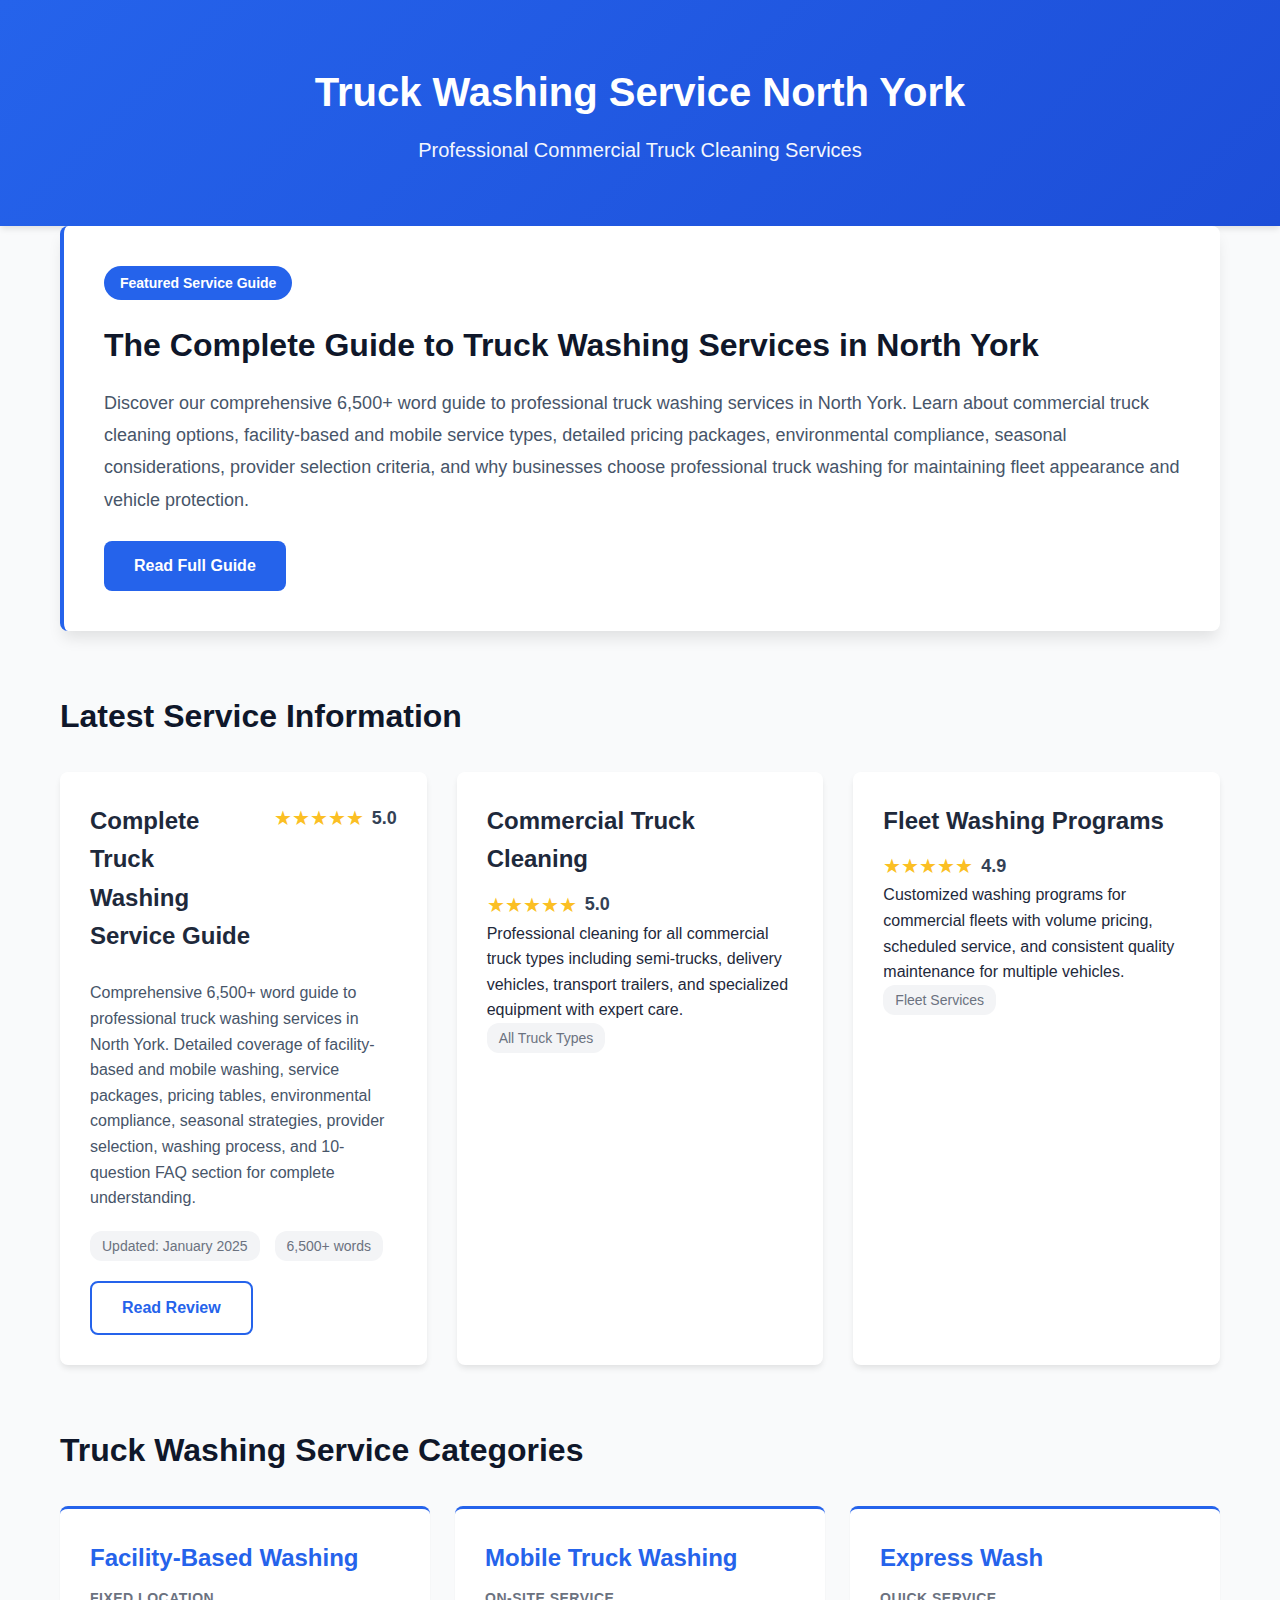
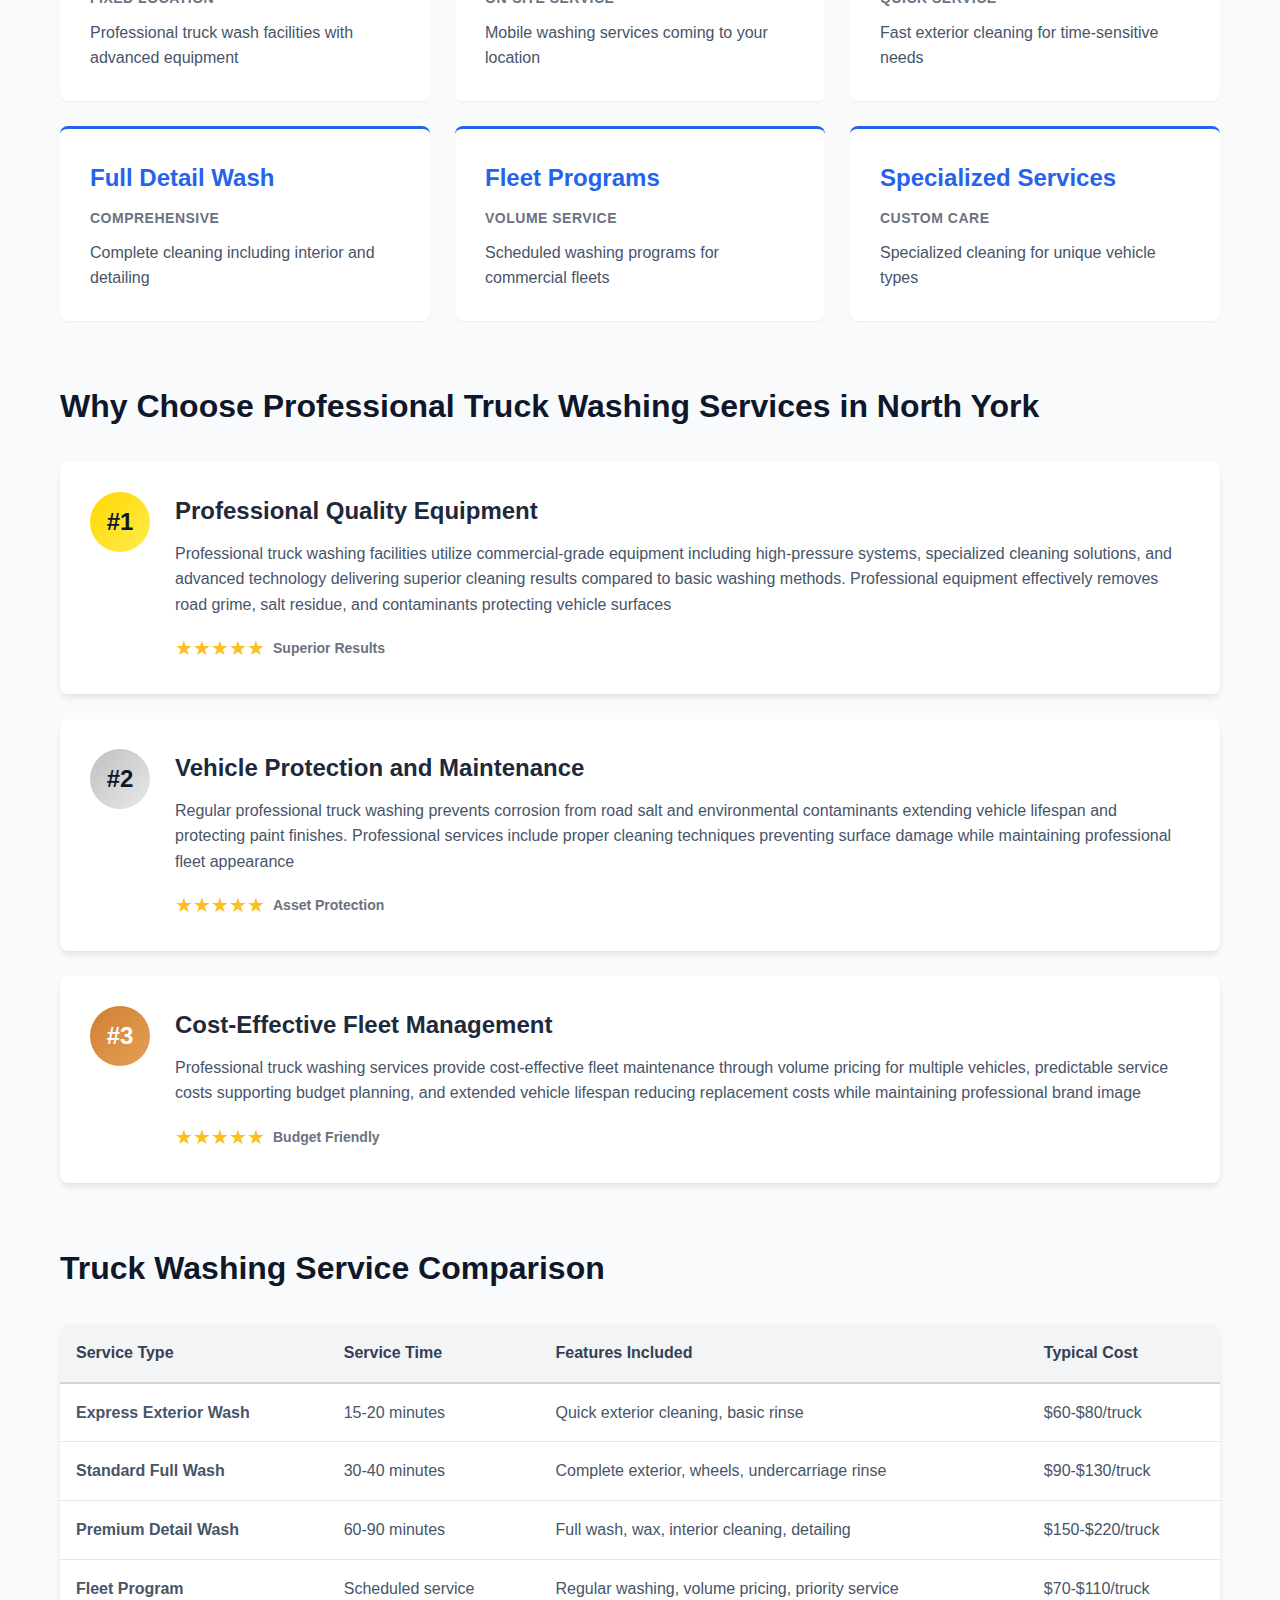
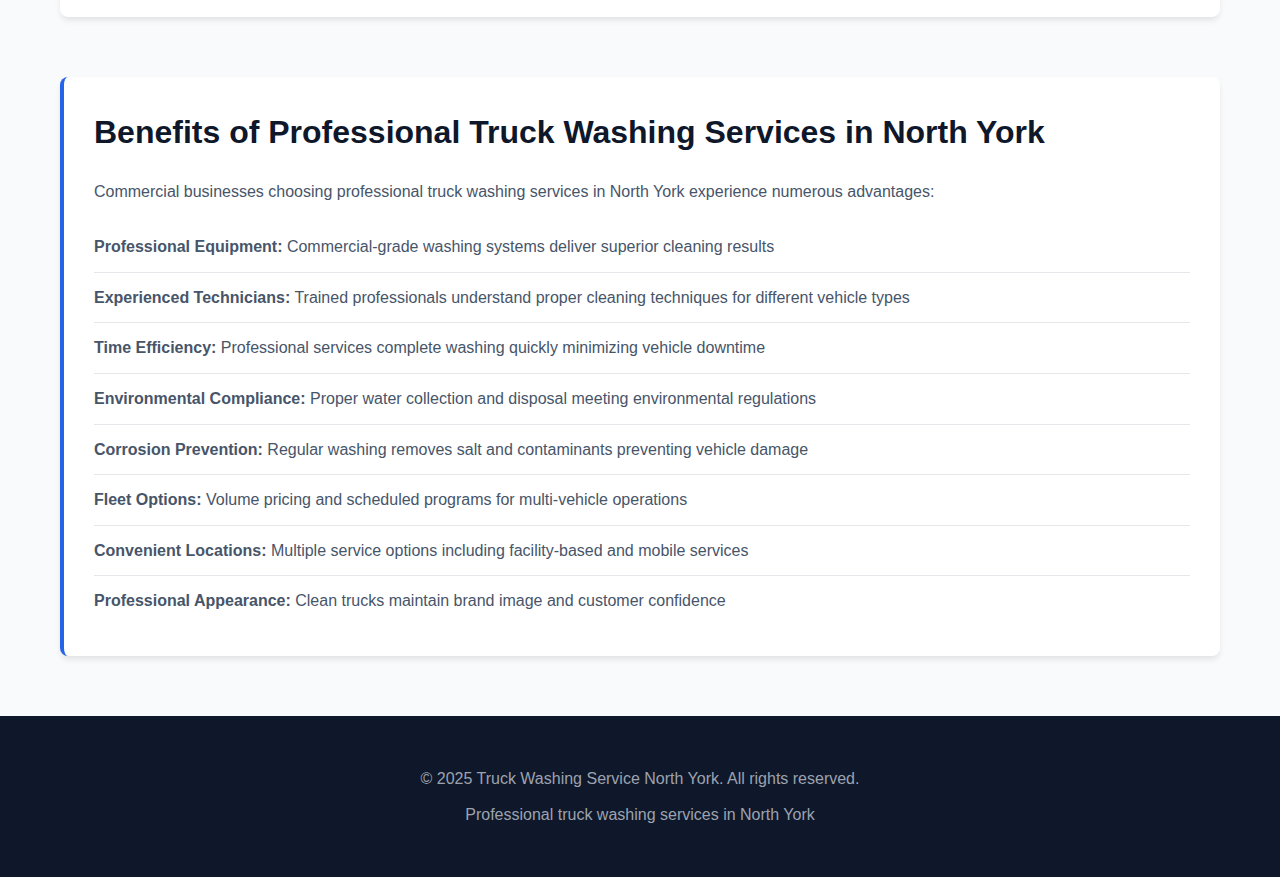
<file: index.html>
<!DOCTYPE html>
<html lang="en">
<head>
    <meta charset="UTF-8">
    <meta name="viewport" content="width=device-width, initial-scale=1.0">
    <title>Truck Washing Service North York | Professional Commercial Truck Cleaning</title>
    <meta name="description" content="Professional truck washing services in North York. Expert commercial truck cleaning, comprehensive vehicle maintenance, and reliable washing solutions. Licensed, insured, and experienced.">
    <link rel="stylesheet" href="styles.css">
</head>
<body>
    <header>
        <div class="container">
            <h1>Truck Washing Service North York</h1>
            <p class="tagline">Professional Commercial Truck Cleaning Services</p>
        </div>
    </header>

    <main class="container">
        <section class="featured-article">
            <div class="badge">Featured Service Guide</div>
            <h2>The Complete Guide to Truck Washing Services in North York</h2>
            <p>Discover our comprehensive 6,500+ word guide to professional truck washing services in North York. Learn about commercial truck cleaning options, facility-based and mobile service types, detailed pricing packages, environmental compliance, seasonal considerations, provider selection criteria, and why businesses choose professional truck washing for maintaining fleet appearance and vehicle protection.</p>
            <a href="truck-washing-service-north-york.html" class="btn-primary">Read Full Guide</a>
        </section>

        <section class="reviews">
            <h2>Latest Service Information</h2>
            <div class="review-grid">
                <article class="review-card">
                    <div class="review-header">
                        <h3>Complete Truck Washing Service Guide</h3>
                        <div class="rating">
                            <span class="stars">★★★★★</span>
                            <span class="rating-number">5.0</span>
                        </div>
                    </div>
                    <p class="review-excerpt">Comprehensive 6,500+ word guide to professional truck washing services in North York. Detailed coverage of facility-based and mobile washing, service packages, pricing tables, environmental compliance, seasonal strategies, provider selection, washing process, and 10-question FAQ section for complete understanding.</p>
                    <div class="review-meta">
                        <span class="date">Updated: January 2025</span>
                        <span class="word-count">6,500+ words</span>
                    </div>
                    <a href="truck-washing-service-north-york.html" class="btn-secondary">Read Review</a>
                </article>

                <article class="review-card">
                    <h3>Commercial Truck Cleaning</h3>
                    <div class="rating">
                        <span class="stars">★★★★★</span>
                        <span class="rating-number">5.0</span>
                    </div>
                    <p>Professional cleaning for all commercial truck types including semi-trucks, delivery vehicles, transport trailers, and specialized equipment with expert care.</p>
                    <div class="review-meta">
                        <span class="category">All Truck Types</span>
                    </div>
                </article>

                <article class="review-card">
                    <h3>Fleet Washing Programs</h3>
                    <div class="rating">
                        <span class="stars">★★★★★</span>
                        <span class="rating-number">4.9</span>
                    </div>
                    <p>Customized washing programs for commercial fleets with volume pricing, scheduled service, and consistent quality maintenance for multiple vehicles.</p>
                    <div class="review-meta">
                        <span class="category">Fleet Services</span>
                    </div>
                </article>
            </div>
        </section>

        <section class="categories">
            <h2>Truck Washing Service Categories</h2>
            <div class="category-grid">
                <div class="category-card">
                    <h3>Facility-Based Washing</h3>
                    <p class="category-count">Fixed Location</p>
                    <p>Professional truck wash facilities with advanced equipment</p>
                </div>
                <div class="category-card">
                    <h3>Mobile Truck Washing</h3>
                    <p class="category-count">On-Site Service</p>
                    <p>Mobile washing services coming to your location</p>
                </div>
                <div class="category-card">
                    <h3>Express Wash</h3>
                    <p class="category-count">Quick Service</p>
                    <p>Fast exterior cleaning for time-sensitive needs</p>
                </div>
                <div class="category-card">
                    <h3>Full Detail Wash</h3>
                    <p class="category-count">Comprehensive</p>
                    <p>Complete cleaning including interior and detailing</p>
                </div>
                <div class="category-card">
                    <h3>Fleet Programs</h3>
                    <p class="category-count">Volume Service</p>
                    <p>Scheduled washing programs for commercial fleets</p>
                </div>
                <div class="category-card">
                    <h3>Specialized Services</h3>
                    <p class="category-count">Custom Care</p>
                    <p>Specialized cleaning for unique vehicle types</p>
                </div>
            </div>
        </section>

        <section class="top-rated">
            <h2>Why Choose Professional Truck Washing Services in North York</h2>
            <div class="ranking-list">
                <div class="ranking-item">
                    <span class="rank-badge gold">#1</span>
                    <div class="ranking-info">
                        <h3>Professional Quality Equipment</h3>
                        <p>Professional truck washing facilities utilize commercial-grade equipment including high-pressure systems, specialized cleaning solutions, and advanced technology delivering superior cleaning results compared to basic washing methods. Professional equipment effectively removes road grime, salt residue, and contaminants protecting vehicle surfaces</p>
                        <div class="rating">
                            <span class="stars">★★★★★</span>
                            <span>Superior Results</span>
                        </div>
                    </div>
                </div>
                <div class="ranking-item">
                    <span class="rank-badge silver">#2</span>
                    <div class="ranking-info">
                        <h3>Vehicle Protection and Maintenance</h3>
                        <p>Regular professional truck washing prevents corrosion from road salt and environmental contaminants extending vehicle lifespan and protecting paint finishes. Professional services include proper cleaning techniques preventing surface damage while maintaining professional fleet appearance</p>
                        <div class="rating">
                            <span class="stars">★★★★★</span>
                            <span>Asset Protection</span>
                        </div>
                    </div>
                </div>
                <div class="ranking-item">
                    <span class="rank-badge bronze">#3</span>
                    <div class="ranking-info">
                        <h3>Cost-Effective Fleet Management</h3>
                        <p>Professional truck washing services provide cost-effective fleet maintenance through volume pricing for multiple vehicles, predictable service costs supporting budget planning, and extended vehicle lifespan reducing replacement costs while maintaining professional brand image</p>
                        <div class="rating">
                            <span class="stars">★★★★★</span>
                            <span>Budget Friendly</span>
                        </div>
                    </div>
                </div>
            </div>
        </section>

        <section class="comparison">
            <h2>Truck Washing Service Comparison</h2>
            <div class="table-responsive">
                <table class="comparison-table">
                    <thead>
                        <tr>
                            <th>Service Type</th>
                            <th>Service Time</th>
                            <th>Features Included</th>
                            <th>Typical Cost</th>
                        </tr>
                    </thead>
                    <tbody>
                        <tr>
                            <td><strong>Express Exterior Wash</strong></td>
                            <td>15-20 minutes</td>
                            <td>Quick exterior cleaning, basic rinse</td>
                            <td>$60-$80/truck</td>
                        </tr>
                        <tr>
                            <td><strong>Standard Full Wash</strong></td>
                            <td>30-40 minutes</td>
                            <td>Complete exterior, wheels, undercarriage rinse</td>
                            <td>$90-$130/truck</td>
                        </tr>
                        <tr>
                            <td><strong>Premium Detail Wash</strong></td>
                            <td>60-90 minutes</td>
                            <td>Full wash, wax, interior cleaning, detailing</td>
                            <td>$150-$220/truck</td>
                        </tr>
                        <tr>
                            <td><strong>Fleet Program</strong></td>
                            <td>Scheduled service</td>
                            <td>Regular washing, volume pricing, priority service</td>
                            <td>$70-$110/truck</td>
                        </tr>
                    </tbody>
                </table>
            </div>
        </section>

        <section class="info-box">
            <h2>Benefits of Professional Truck Washing Services in North York</h2>
            <p>Commercial businesses choosing professional truck washing services in North York experience numerous advantages:</p>
            <ul>
                <li><strong>Professional Equipment:</strong> Commercial-grade washing systems deliver superior cleaning results</li>
                <li><strong>Experienced Technicians:</strong> Trained professionals understand proper cleaning techniques for different vehicle types</li>
                <li><strong>Time Efficiency:</strong> Professional services complete washing quickly minimizing vehicle downtime</li>
                <li><strong>Environmental Compliance:</strong> Proper water collection and disposal meeting environmental regulations</li>
                <li><strong>Corrosion Prevention:</strong> Regular washing removes salt and contaminants preventing vehicle damage</li>
                <li><strong>Fleet Options:</strong> Volume pricing and scheduled programs for multi-vehicle operations</li>
                <li><strong>Convenient Locations:</strong> Multiple service options including facility-based and mobile services</li>
                <li><strong>Professional Appearance:</strong> Clean trucks maintain brand image and customer confidence</li>
            </ul>
        </section>
    </main>

    <footer>
        <div class="container">
            <p>&copy; 2025 Truck Washing Service North York. All rights reserved.</p>
            <p>Professional truck washing services in North York</p>
        </div>
    </footer>
</body>
</html>
</file>
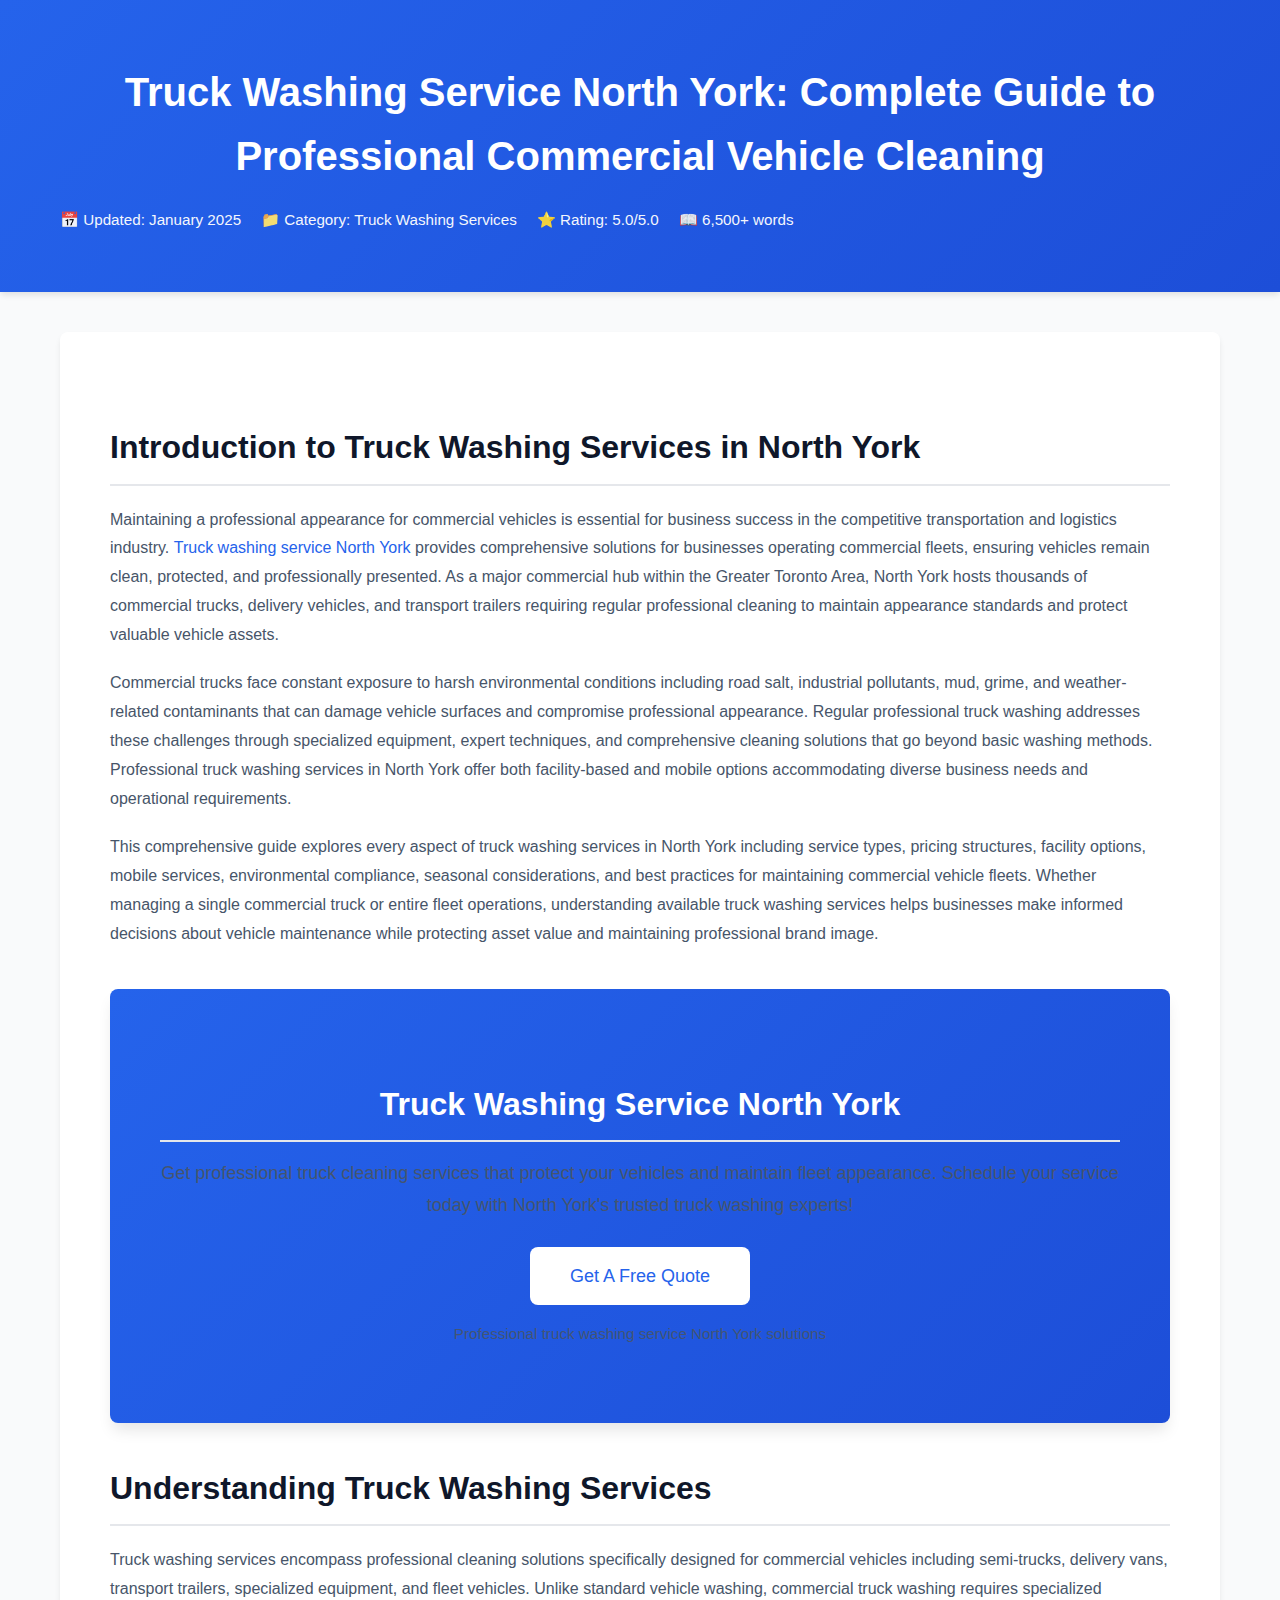
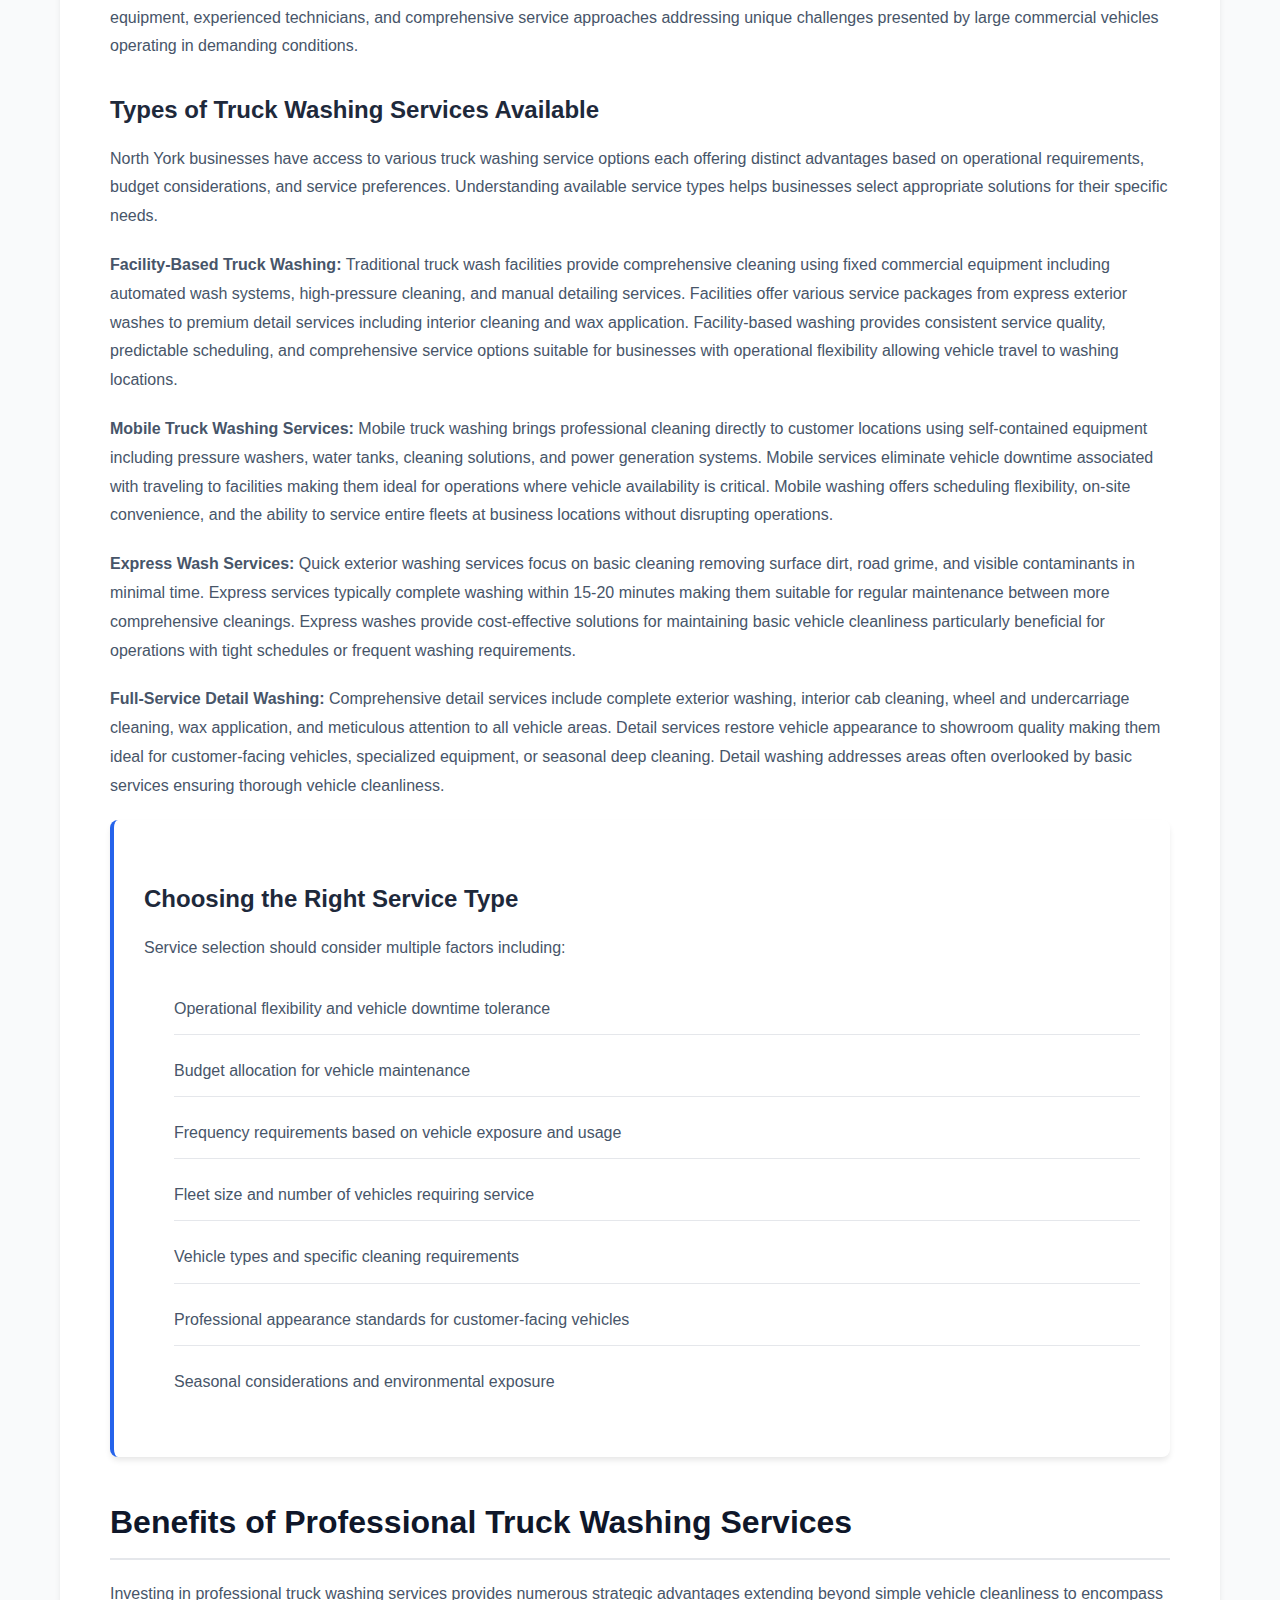
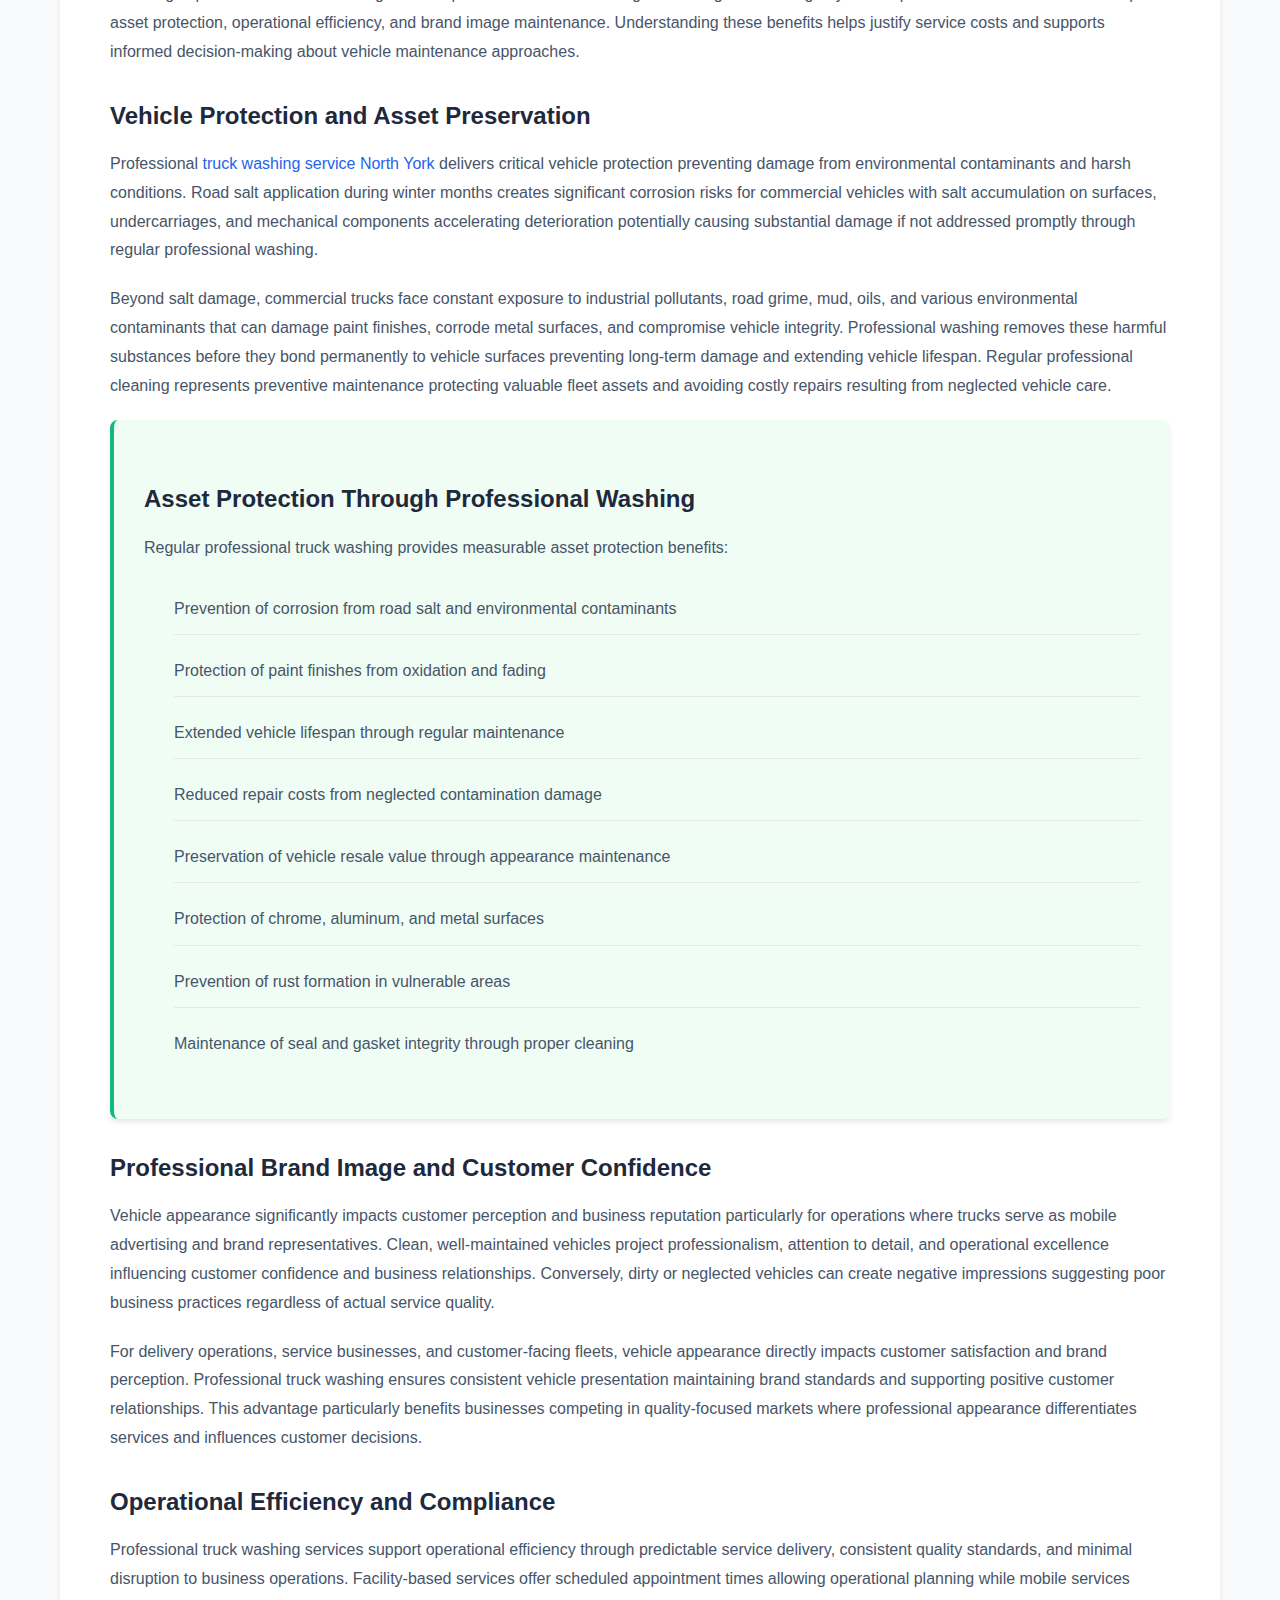
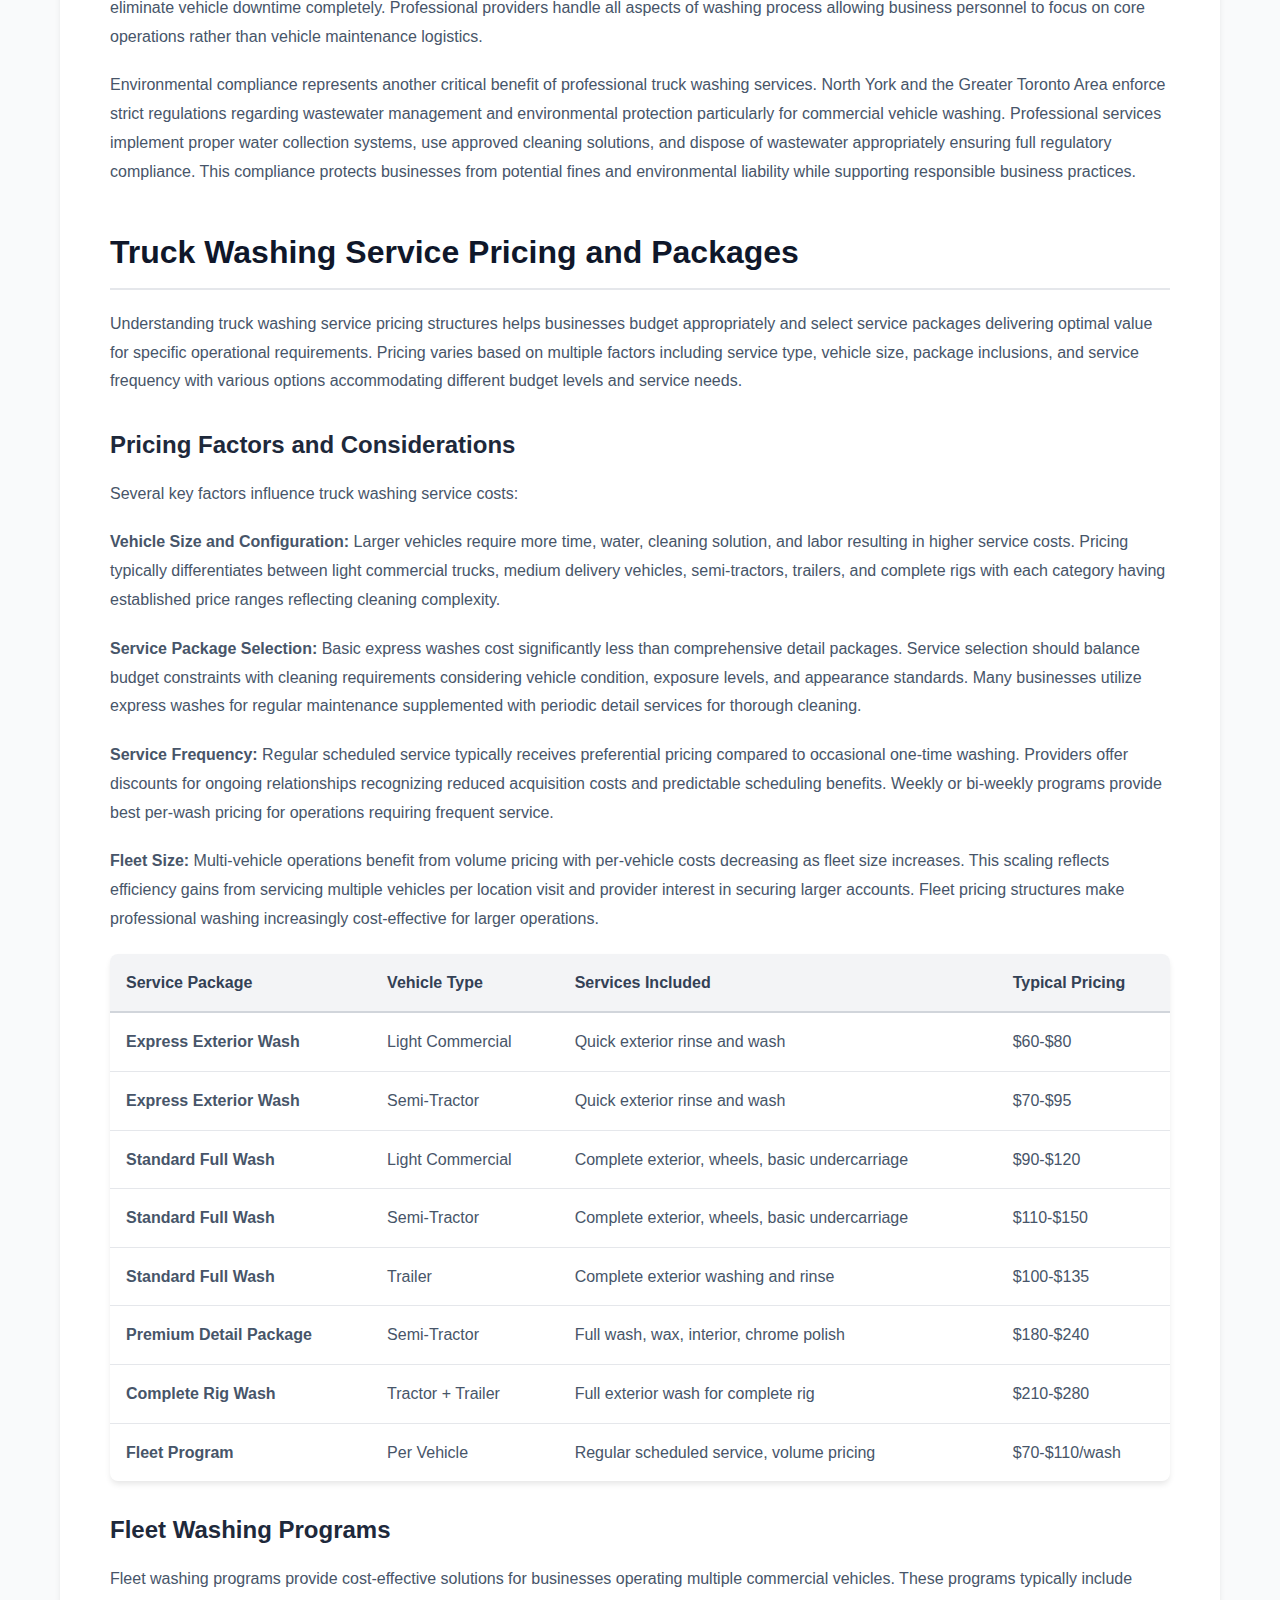
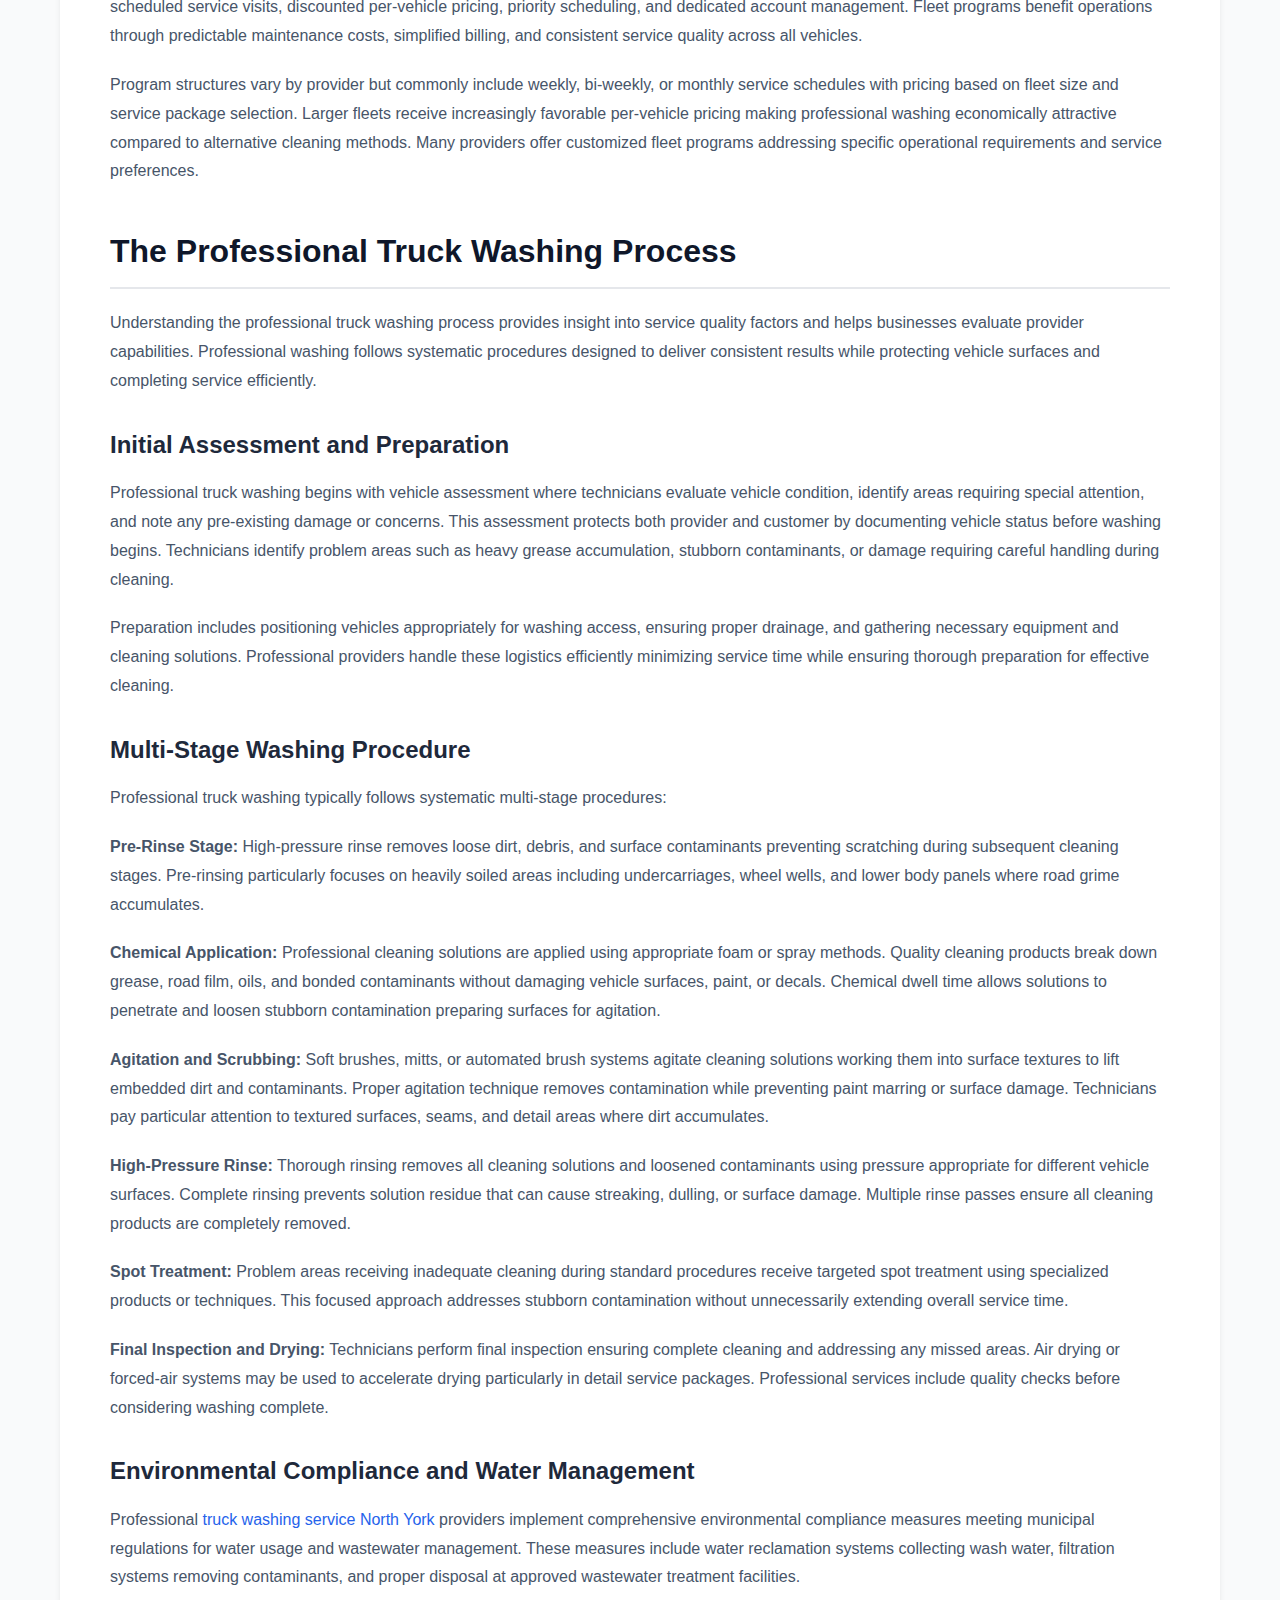
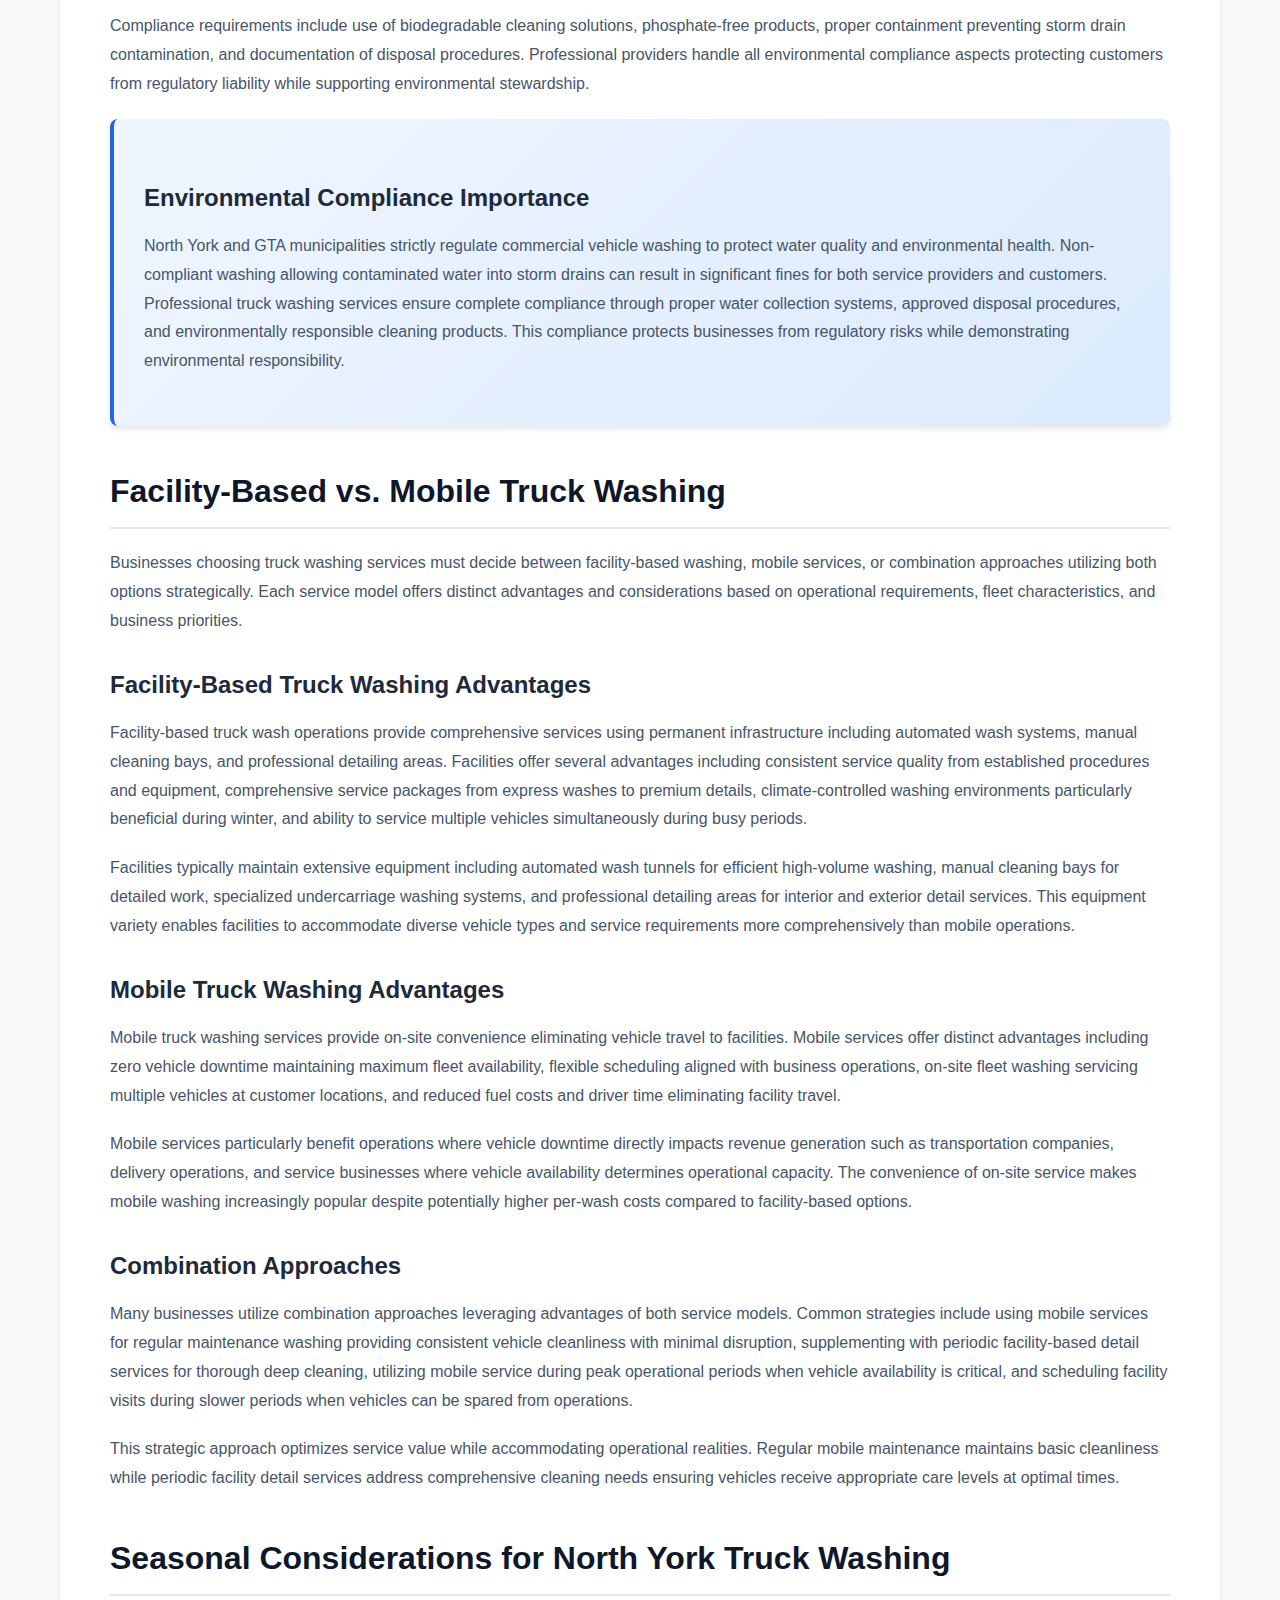
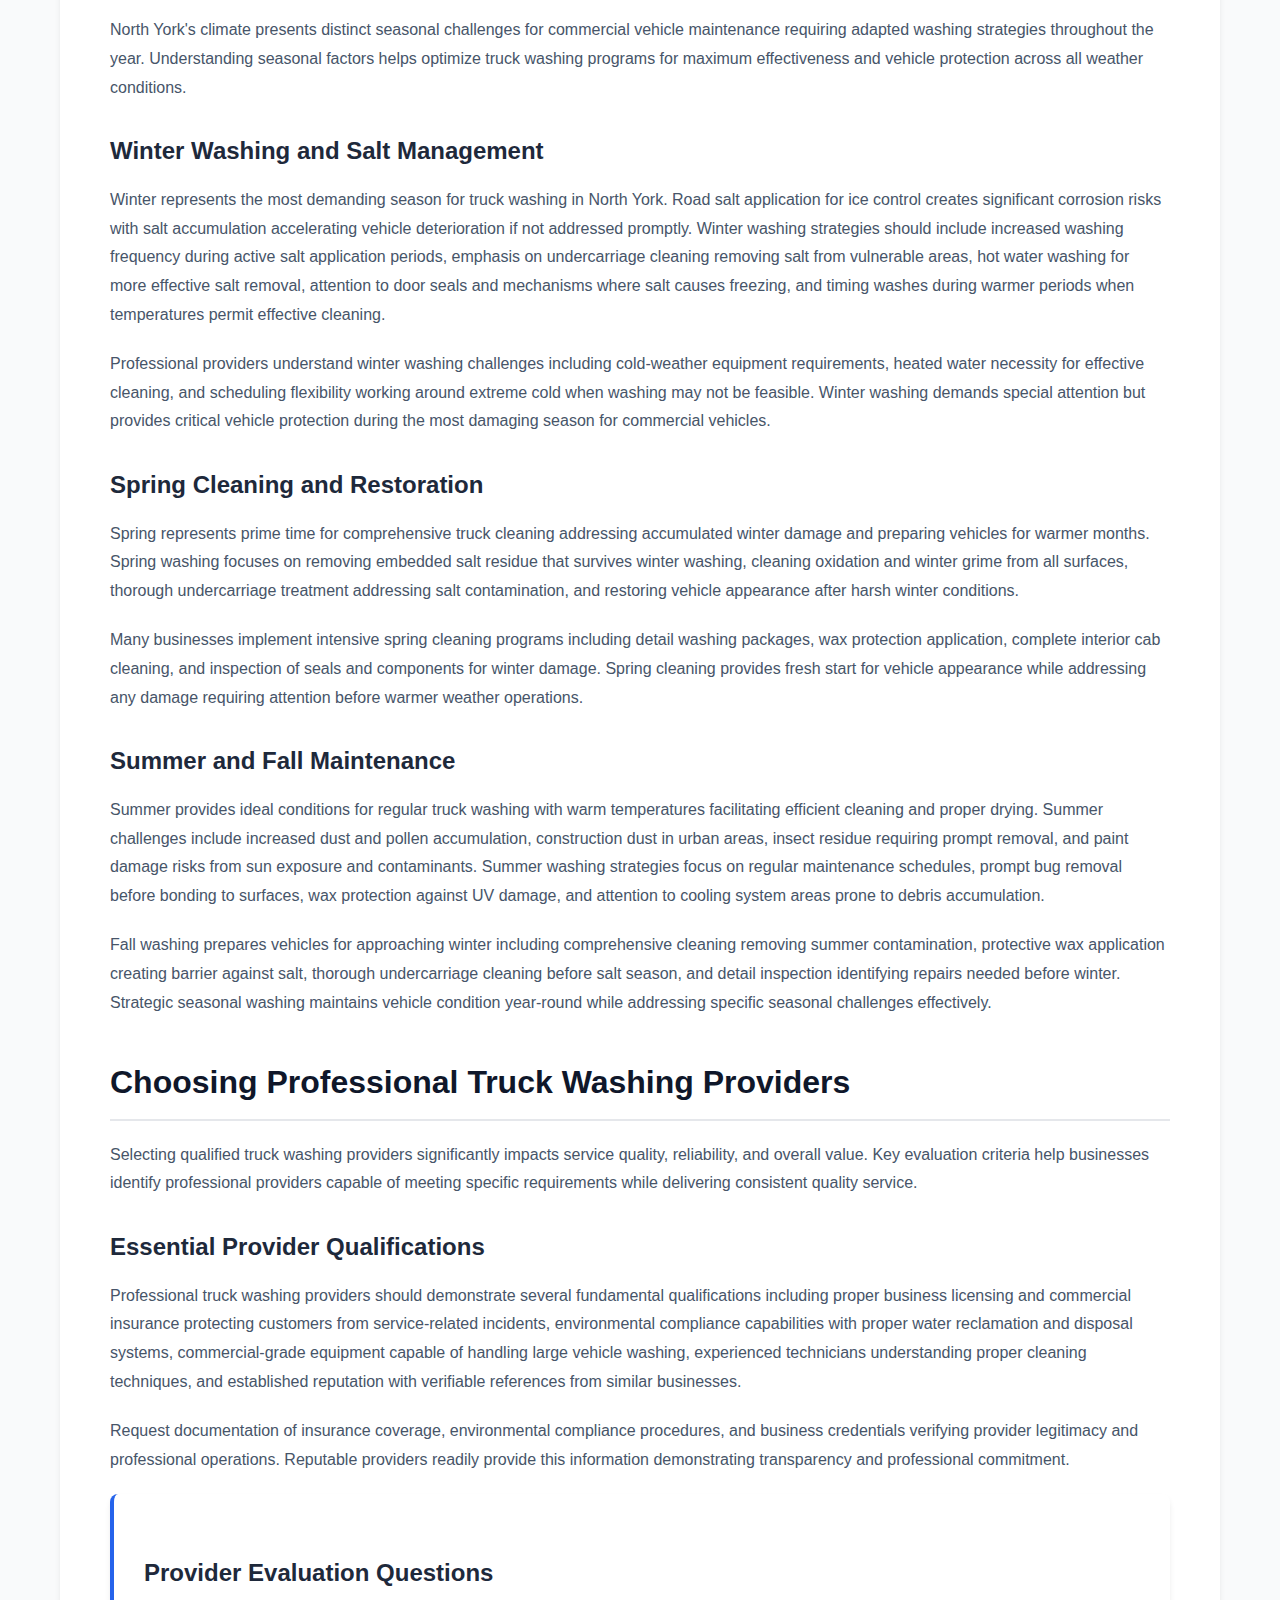
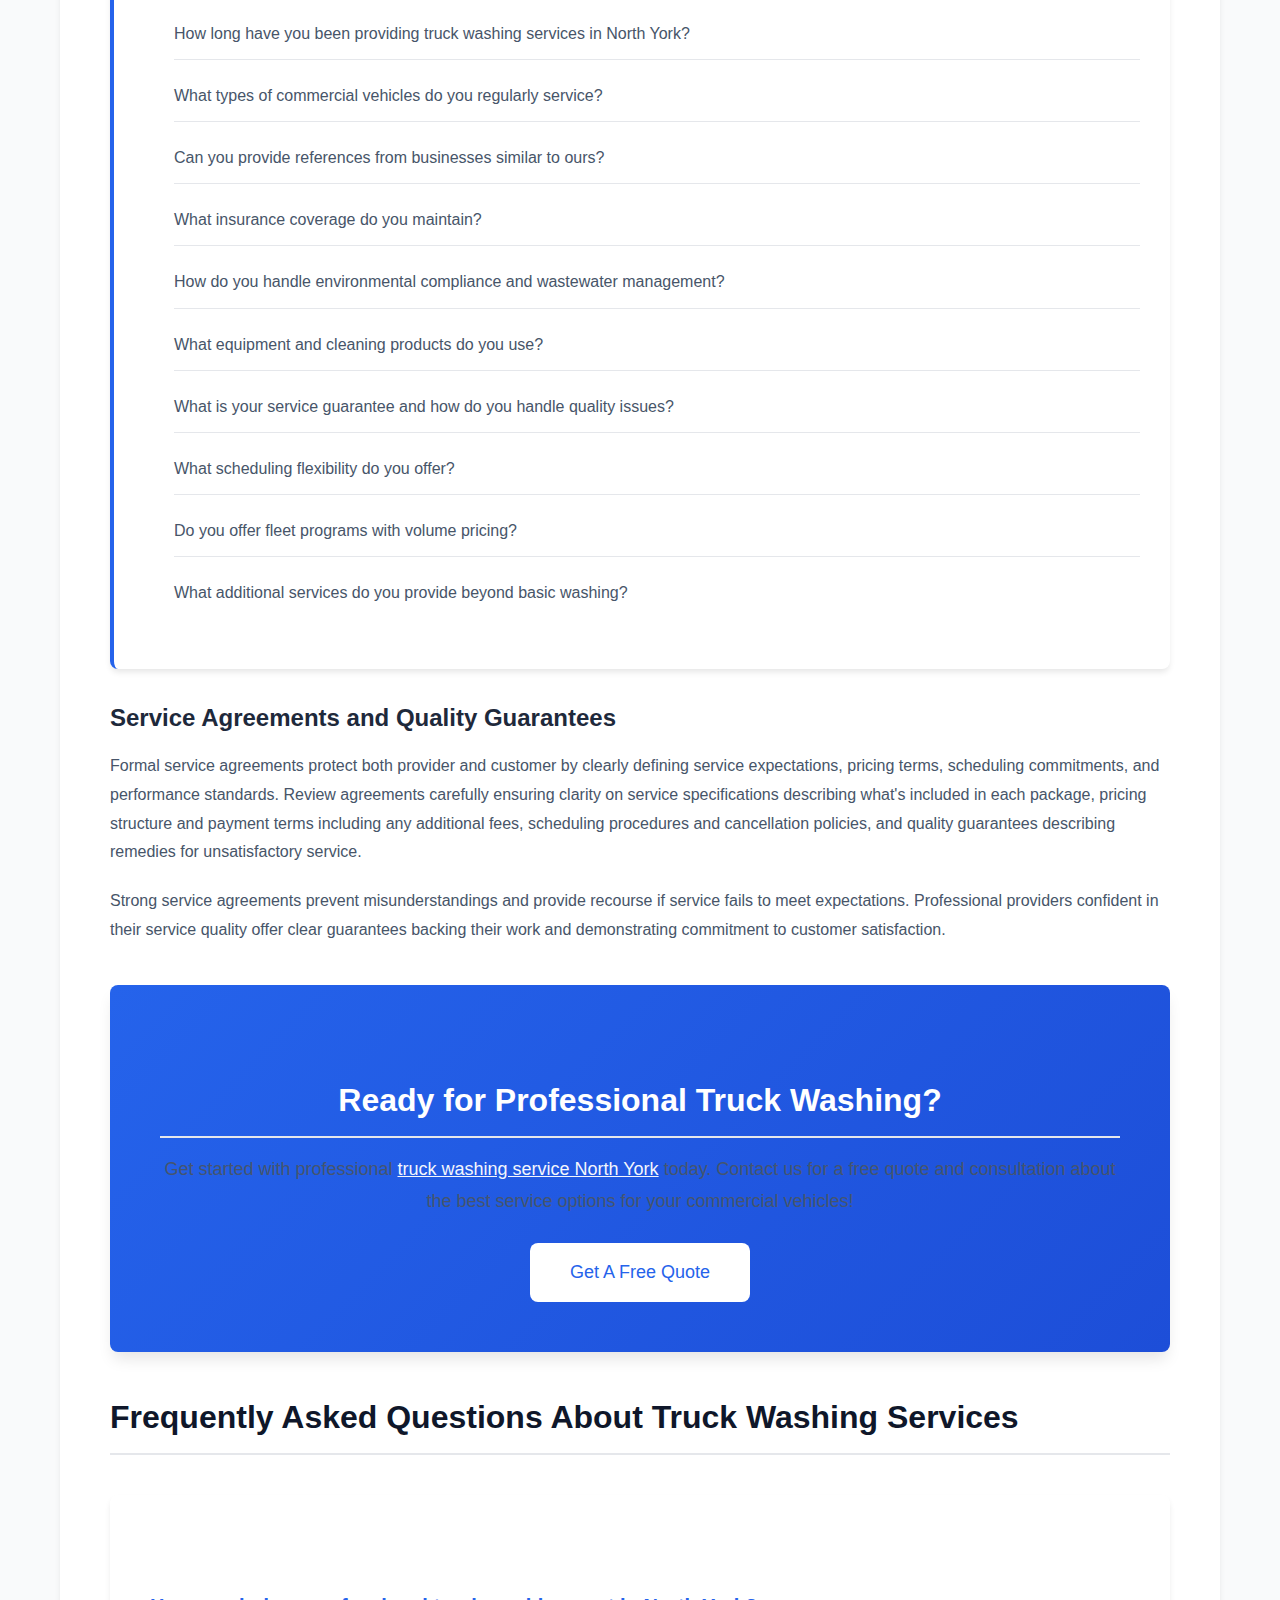
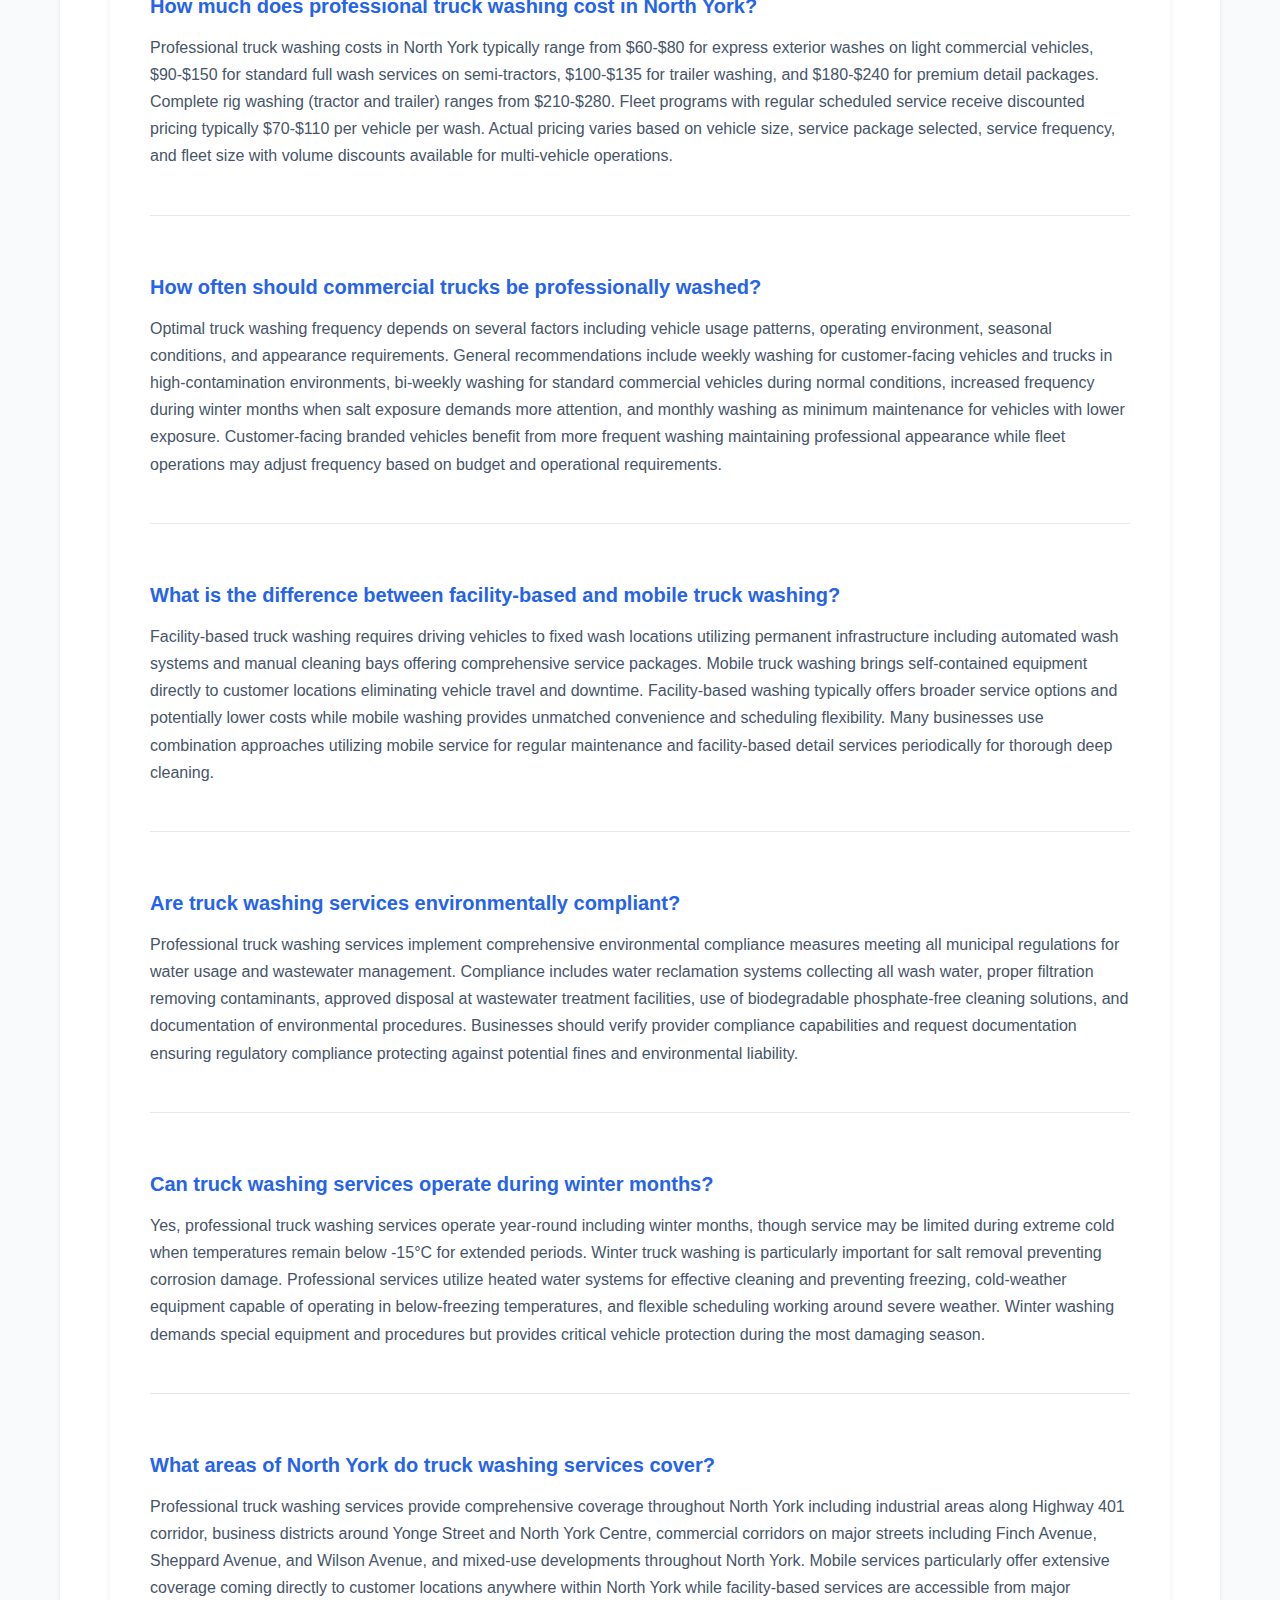
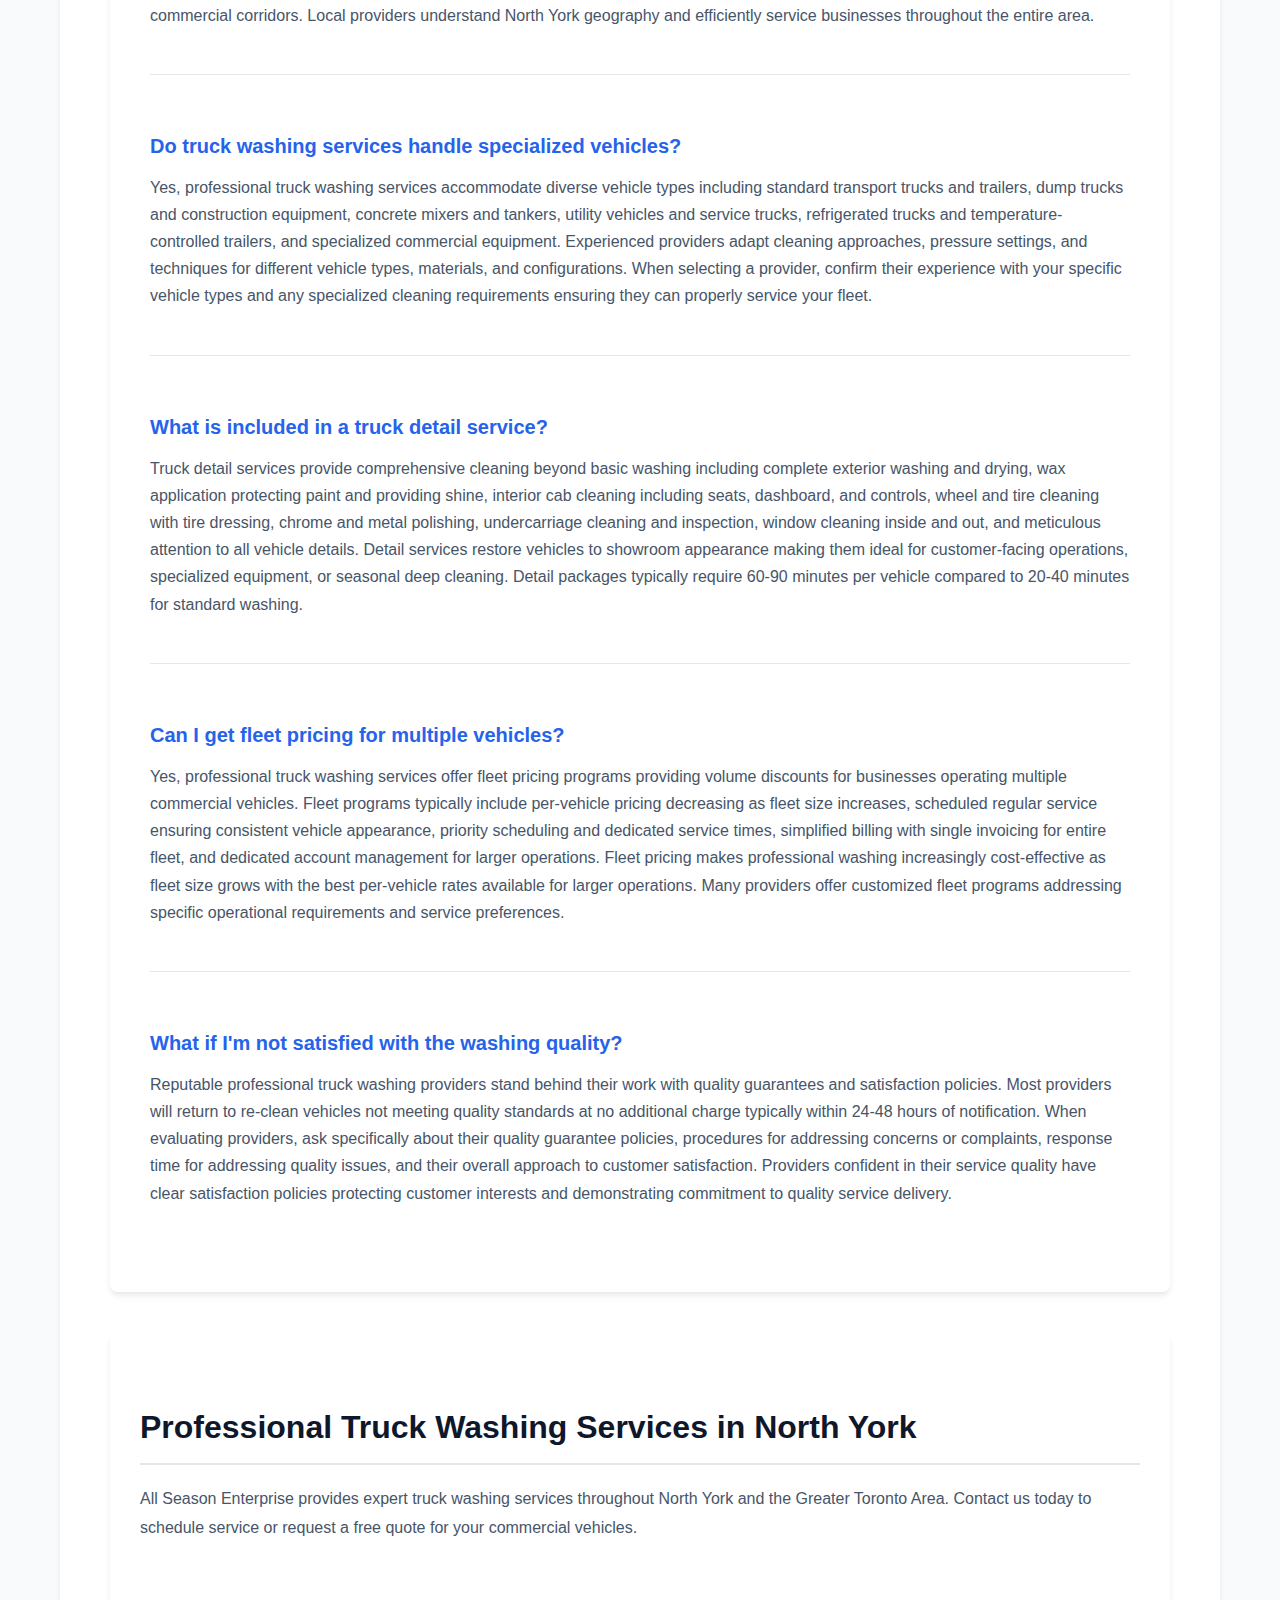
<file: truck-washing-service-north-york.html>
<!DOCTYPE html>
<html lang="en">
<head>
    <meta charset="UTF-8">
    <meta name="viewport" content="width=device-width, initial-scale=1.0">
    <title>Truck Washing Service North York | Professional Commercial Truck Cleaning</title>
    <meta name="description" content="Comprehensive guide to truck washing services in North York. Expert commercial truck cleaning, facility-based and mobile options, competitive pricing, and professional vehicle maintenance solutions.">
    <link rel="stylesheet" href="styles.css">
</head>
<body>
    <header class="article-hero">
        <div class="container">
            <h1>Truck Washing Service North York: Complete Guide to Professional Commercial Vehicle Cleaning</h1>
            <div class="article-meta">
                <span>📅 Updated: January 2025</span>
                <span>📁 Category: Truck Washing Services</span>
                <span>⭐ Rating: 5.0/5.0</span>
                <span>📖 6,500+ words</span>
            </div>
        </div>
    </header>

    <main class="container">
        <article class="article-content">
            <h2>Introduction to Truck Washing Services in North York</h2>
            <p>Maintaining a professional appearance for commercial vehicles is essential for business success in the competitive transportation and logistics industry. <a href="https://allseasonenterprise.com/mobile-truck-washing/">Truck washing service North York</a> provides comprehensive solutions for businesses operating commercial fleets, ensuring vehicles remain clean, protected, and professionally presented. As a major commercial hub within the Greater Toronto Area, North York hosts thousands of commercial trucks, delivery vehicles, and transport trailers requiring regular professional cleaning to maintain appearance standards and protect valuable vehicle assets.</p>

            <p>Commercial trucks face constant exposure to harsh environmental conditions including road salt, industrial pollutants, mud, grime, and weather-related contaminants that can damage vehicle surfaces and compromise professional appearance. Regular professional truck washing addresses these challenges through specialized equipment, expert techniques, and comprehensive cleaning solutions that go beyond basic washing methods. Professional truck washing services in North York offer both facility-based and mobile options accommodating diverse business needs and operational requirements.</p>

            <p>This comprehensive guide explores every aspect of truck washing services in North York including service types, pricing structures, facility options, mobile services, environmental compliance, seasonal considerations, and best practices for maintaining commercial vehicle fleets. Whether managing a single commercial truck or entire fleet operations, understanding available truck washing services helps businesses make informed decisions about vehicle maintenance while protecting asset value and maintaining professional brand image.</p>

            <div class="cta-section">
                <h2>Truck Washing Service North York</h2>
                <p>Get professional truck cleaning services that protect your vehicles and maintain fleet appearance. Schedule your service today with North York's trusted truck washing experts!</p>
                <a href="https://allseasonenterprise.com/mobile-truck-washing/" class="btn-primary">Get A Free Quote</a>
                <p style="margin-top: 15px; font-size: 0.95rem; opacity: 0.9;">Professional truck washing service North York solutions</p>
            </div>

            <h2>Understanding Truck Washing Services</h2>
            <p>Truck washing services encompass professional cleaning solutions specifically designed for commercial vehicles including semi-trucks, delivery vans, transport trailers, specialized equipment, and fleet vehicles. Unlike standard vehicle washing, commercial truck washing requires specialized equipment, experienced technicians, and comprehensive service approaches addressing unique challenges presented by large commercial vehicles operating in demanding conditions.</p>

            <h3>Types of Truck Washing Services Available</h3>
            <p>North York businesses have access to various truck washing service options each offering distinct advantages based on operational requirements, budget considerations, and service preferences. Understanding available service types helps businesses select appropriate solutions for their specific needs.</p>

            <p><strong>Facility-Based Truck Washing:</strong> Traditional truck wash facilities provide comprehensive cleaning using fixed commercial equipment including automated wash systems, high-pressure cleaning, and manual detailing services. Facilities offer various service packages from express exterior washes to premium detail services including interior cleaning and wax application. Facility-based washing provides consistent service quality, predictable scheduling, and comprehensive service options suitable for businesses with operational flexibility allowing vehicle travel to washing locations.</p>

            <p><strong>Mobile Truck Washing Services:</strong> Mobile truck washing brings professional cleaning directly to customer locations using self-contained equipment including pressure washers, water tanks, cleaning solutions, and power generation systems. Mobile services eliminate vehicle downtime associated with traveling to facilities making them ideal for operations where vehicle availability is critical. Mobile washing offers scheduling flexibility, on-site convenience, and the ability to service entire fleets at business locations without disrupting operations.</p>

            <p><strong>Express Wash Services:</strong> Quick exterior washing services focus on basic cleaning removing surface dirt, road grime, and visible contaminants in minimal time. Express services typically complete washing within 15-20 minutes making them suitable for regular maintenance between more comprehensive cleanings. Express washes provide cost-effective solutions for maintaining basic vehicle cleanliness particularly beneficial for operations with tight schedules or frequent washing requirements.</p>

            <p><strong>Full-Service Detail Washing:</strong> Comprehensive detail services include complete exterior washing, interior cab cleaning, wheel and undercarriage cleaning, wax application, and meticulous attention to all vehicle areas. Detail services restore vehicle appearance to showroom quality making them ideal for customer-facing vehicles, specialized equipment, or seasonal deep cleaning. Detail washing addresses areas often overlooked by basic services ensuring thorough vehicle cleanliness.</p>

            <div class="info-box">
                <h3>Choosing the Right Service Type</h3>
                <p>Service selection should consider multiple factors including:</p>
                <ul>
                    <li>Operational flexibility and vehicle downtime tolerance</li>
                    <li>Budget allocation for vehicle maintenance</li>
                    <li>Frequency requirements based on vehicle exposure and usage</li>
                    <li>Fleet size and number of vehicles requiring service</li>
                    <li>Vehicle types and specific cleaning requirements</li>
                    <li>Professional appearance standards for customer-facing vehicles</li>
                    <li>Seasonal considerations and environmental exposure</li>
                </ul>
            </div>

            <h2>Benefits of Professional Truck Washing Services</h2>
            <p>Investing in professional truck washing services provides numerous strategic advantages extending beyond simple vehicle cleanliness to encompass asset protection, operational efficiency, and brand image maintenance. Understanding these benefits helps justify service costs and supports informed decision-making about vehicle maintenance approaches.</p>

            <h3>Vehicle Protection and Asset Preservation</h3>
            <p>Professional <a href="https://share.google/CUIX0gYHKVeIKfvlL">truck washing service North York</a> delivers critical vehicle protection preventing damage from environmental contaminants and harsh conditions. Road salt application during winter months creates significant corrosion risks for commercial vehicles with salt accumulation on surfaces, undercarriages, and mechanical components accelerating deterioration potentially causing substantial damage if not addressed promptly through regular professional washing.</p>

            <p>Beyond salt damage, commercial trucks face constant exposure to industrial pollutants, road grime, mud, oils, and various environmental contaminants that can damage paint finishes, corrode metal surfaces, and compromise vehicle integrity. Professional washing removes these harmful substances before they bond permanently to vehicle surfaces preventing long-term damage and extending vehicle lifespan. Regular professional cleaning represents preventive maintenance protecting valuable fleet assets and avoiding costly repairs resulting from neglected vehicle care.</p>

            <div class="success-box">
                <h3>Asset Protection Through Professional Washing</h3>
                <p>Regular professional truck washing provides measurable asset protection benefits:</p>
                <ul>
                    <li>Prevention of corrosion from road salt and environmental contaminants</li>
                    <li>Protection of paint finishes from oxidation and fading</li>
                    <li>Extended vehicle lifespan through regular maintenance</li>
                    <li>Reduced repair costs from neglected contamination damage</li>
                    <li>Preservation of vehicle resale value through appearance maintenance</li>
                    <li>Protection of chrome, aluminum, and metal surfaces</li>
                    <li>Prevention of rust formation in vulnerable areas</li>
                    <li>Maintenance of seal and gasket integrity through proper cleaning</li>
                </ul>
            </div>

            <h3>Professional Brand Image and Customer Confidence</h3>
            <p>Vehicle appearance significantly impacts customer perception and business reputation particularly for operations where trucks serve as mobile advertising and brand representatives. Clean, well-maintained vehicles project professionalism, attention to detail, and operational excellence influencing customer confidence and business relationships. Conversely, dirty or neglected vehicles can create negative impressions suggesting poor business practices regardless of actual service quality.</p>

            <p>For delivery operations, service businesses, and customer-facing fleets, vehicle appearance directly impacts customer satisfaction and brand perception. Professional truck washing ensures consistent vehicle presentation maintaining brand standards and supporting positive customer relationships. This advantage particularly benefits businesses competing in quality-focused markets where professional appearance differentiates services and influences customer decisions.</p>

            <h3>Operational Efficiency and Compliance</h3>
            <p>Professional truck washing services support operational efficiency through predictable service delivery, consistent quality standards, and minimal disruption to business operations. Facility-based services offer scheduled appointment times allowing operational planning while mobile services eliminate vehicle downtime completely. Professional providers handle all aspects of washing process allowing business personnel to focus on core operations rather than vehicle maintenance logistics.</p>

            <p>Environmental compliance represents another critical benefit of professional truck washing services. North York and the Greater Toronto Area enforce strict regulations regarding wastewater management and environmental protection particularly for commercial vehicle washing. Professional services implement proper water collection systems, use approved cleaning solutions, and dispose of wastewater appropriately ensuring full regulatory compliance. This compliance protects businesses from potential fines and environmental liability while supporting responsible business practices.</p>

            <h2>Truck Washing Service Pricing and Packages</h2>
            <p>Understanding truck washing service pricing structures helps businesses budget appropriately and select service packages delivering optimal value for specific operational requirements. Pricing varies based on multiple factors including service type, vehicle size, package inclusions, and service frequency with various options accommodating different budget levels and service needs.</p>

            <h3>Pricing Factors and Considerations</h3>
            <p>Several key factors influence truck washing service costs:</p>

            <p><strong>Vehicle Size and Configuration:</strong> Larger vehicles require more time, water, cleaning solution, and labor resulting in higher service costs. Pricing typically differentiates between light commercial trucks, medium delivery vehicles, semi-tractors, trailers, and complete rigs with each category having established price ranges reflecting cleaning complexity.</p>

            <p><strong>Service Package Selection:</strong> Basic express washes cost significantly less than comprehensive detail packages. Service selection should balance budget constraints with cleaning requirements considering vehicle condition, exposure levels, and appearance standards. Many businesses utilize express washes for regular maintenance supplemented with periodic detail services for thorough cleaning.</p>

            <p><strong>Service Frequency:</strong> Regular scheduled service typically receives preferential pricing compared to occasional one-time washing. Providers offer discounts for ongoing relationships recognizing reduced acquisition costs and predictable scheduling benefits. Weekly or bi-weekly programs provide best per-wash pricing for operations requiring frequent service.</p>

            <p><strong>Fleet Size:</strong> Multi-vehicle operations benefit from volume pricing with per-vehicle costs decreasing as fleet size increases. This scaling reflects efficiency gains from servicing multiple vehicles per location visit and provider interest in securing larger accounts. Fleet pricing structures make professional washing increasingly cost-effective for larger operations.</p>

            <div class="table-responsive">
                <table class="comparison-table">
                    <thead>
                        <tr>
                            <th>Service Package</th>
                            <th>Vehicle Type</th>
                            <th>Services Included</th>
                            <th>Typical Pricing</th>
                        </tr>
                    </thead>
                    <tbody>
                        <tr>
                            <td><strong>Express Exterior Wash</strong></td>
                            <td>Light Commercial</td>
                            <td>Quick exterior rinse and wash</td>
                            <td>$60-$80</td>
                        </tr>
                        <tr>
                            <td><strong>Express Exterior Wash</strong></td>
                            <td>Semi-Tractor</td>
                            <td>Quick exterior rinse and wash</td>
                            <td>$70-$95</td>
                        </tr>
                        <tr>
                            <td><strong>Standard Full Wash</strong></td>
                            <td>Light Commercial</td>
                            <td>Complete exterior, wheels, basic undercarriage</td>
                            <td>$90-$120</td>
                        </tr>
                        <tr>
                            <td><strong>Standard Full Wash</strong></td>
                            <td>Semi-Tractor</td>
                            <td>Complete exterior, wheels, basic undercarriage</td>
                            <td>$110-$150</td>
                        </tr>
                        <tr>
                            <td><strong>Standard Full Wash</strong></td>
                            <td>Trailer</td>
                            <td>Complete exterior washing and rinse</td>
                            <td>$100-$135</td>
                        </tr>
                        <tr>
                            <td><strong>Premium Detail Package</strong></td>
                            <td>Semi-Tractor</td>
                            <td>Full wash, wax, interior, chrome polish</td>
                            <td>$180-$240</td>
                        </tr>
                        <tr>
                            <td><strong>Complete Rig Wash</strong></td>
                            <td>Tractor + Trailer</td>
                            <td>Full exterior wash for complete rig</td>
                            <td>$210-$280</td>
                        </tr>
                        <tr>
                            <td><strong>Fleet Program</strong></td>
                            <td>Per Vehicle</td>
                            <td>Regular scheduled service, volume pricing</td>
                            <td>$70-$110/wash</td>
                        </tr>
                    </tbody>
                </table>
            </div>

            <h3>Fleet Washing Programs</h3>
            <p>Fleet washing programs provide cost-effective solutions for businesses operating multiple commercial vehicles. These programs typically include scheduled service visits, discounted per-vehicle pricing, priority scheduling, and dedicated account management. Fleet programs benefit operations through predictable maintenance costs, simplified billing, and consistent service quality across all vehicles.</p>

            <p>Program structures vary by provider but commonly include weekly, bi-weekly, or monthly service schedules with pricing based on fleet size and service package selection. Larger fleets receive increasingly favorable per-vehicle pricing making professional washing economically attractive compared to alternative cleaning methods. Many providers offer customized fleet programs addressing specific operational requirements and service preferences.</p>

            <h2>The Professional Truck Washing Process</h2>
            <p>Understanding the professional truck washing process provides insight into service quality factors and helps businesses evaluate provider capabilities. Professional washing follows systematic procedures designed to deliver consistent results while protecting vehicle surfaces and completing service efficiently.</p>

            <h3>Initial Assessment and Preparation</h3>
            <p>Professional truck washing begins with vehicle assessment where technicians evaluate vehicle condition, identify areas requiring special attention, and note any pre-existing damage or concerns. This assessment protects both provider and customer by documenting vehicle status before washing begins. Technicians identify problem areas such as heavy grease accumulation, stubborn contaminants, or damage requiring careful handling during cleaning.</p>

            <p>Preparation includes positioning vehicles appropriately for washing access, ensuring proper drainage, and gathering necessary equipment and cleaning solutions. Professional providers handle these logistics efficiently minimizing service time while ensuring thorough preparation for effective cleaning.</p>

            <h3>Multi-Stage Washing Procedure</h3>
            <p>Professional truck washing typically follows systematic multi-stage procedures:</p>

            <p><strong>Pre-Rinse Stage:</strong> High-pressure rinse removes loose dirt, debris, and surface contaminants preventing scratching during subsequent cleaning stages. Pre-rinsing particularly focuses on heavily soiled areas including undercarriages, wheel wells, and lower body panels where road grime accumulates.</p>

            <p><strong>Chemical Application:</strong> Professional cleaning solutions are applied using appropriate foam or spray methods. Quality cleaning products break down grease, road film, oils, and bonded contaminants without damaging vehicle surfaces, paint, or decals. Chemical dwell time allows solutions to penetrate and loosen stubborn contamination preparing surfaces for agitation.</p>

            <p><strong>Agitation and Scrubbing:</strong> Soft brushes, mitts, or automated brush systems agitate cleaning solutions working them into surface textures to lift embedded dirt and contaminants. Proper agitation technique removes contamination while preventing paint marring or surface damage. Technicians pay particular attention to textured surfaces, seams, and detail areas where dirt accumulates.</p>

            <p><strong>High-Pressure Rinse:</strong> Thorough rinsing removes all cleaning solutions and loosened contaminants using pressure appropriate for different vehicle surfaces. Complete rinsing prevents solution residue that can cause streaking, dulling, or surface damage. Multiple rinse passes ensure all cleaning products are completely removed.</p>

            <p><strong>Spot Treatment:</strong> Problem areas receiving inadequate cleaning during standard procedures receive targeted spot treatment using specialized products or techniques. This focused approach addresses stubborn contamination without unnecessarily extending overall service time.</p>

            <p><strong>Final Inspection and Drying:</strong> Technicians perform final inspection ensuring complete cleaning and addressing any missed areas. Air drying or forced-air systems may be used to accelerate drying particularly in detail service packages. Professional services include quality checks before considering washing complete.</p>

            <h3>Environmental Compliance and Water Management</h3>
            <p>Professional <a href="https://maps.app.goo.gl/84u9vzcxgZ14XkZPA">truck washing service North York</a> providers implement comprehensive environmental compliance measures meeting municipal regulations for water usage and wastewater management. These measures include water reclamation systems collecting wash water, filtration systems removing contaminants, and proper disposal at approved wastewater treatment facilities.</p>

            <p>Compliance requirements include use of biodegradable cleaning solutions, phosphate-free products, proper containment preventing storm drain contamination, and documentation of disposal procedures. Professional providers handle all environmental compliance aspects protecting customers from regulatory liability while supporting environmental stewardship.</p>

            <div class="highlight-box">
                <h3>Environmental Compliance Importance</h3>
                <p>North York and GTA municipalities strictly regulate commercial vehicle washing to protect water quality and environmental health. Non-compliant washing allowing contaminated water into storm drains can result in significant fines for both service providers and customers. Professional truck washing services ensure complete compliance through proper water collection systems, approved disposal procedures, and environmentally responsible cleaning products. This compliance protects businesses from regulatory risks while demonstrating environmental responsibility.</p>
            </div>

            <h2>Facility-Based vs. Mobile Truck Washing</h2>
            <p>Businesses choosing truck washing services must decide between facility-based washing, mobile services, or combination approaches utilizing both options strategically. Each service model offers distinct advantages and considerations based on operational requirements, fleet characteristics, and business priorities.</p>

            <h3>Facility-Based Truck Washing Advantages</h3>
            <p>Facility-based truck wash operations provide comprehensive services using permanent infrastructure including automated wash systems, manual cleaning bays, and professional detailing areas. Facilities offer several advantages including consistent service quality from established procedures and equipment, comprehensive service packages from express washes to premium details, climate-controlled washing environments particularly beneficial during winter, and ability to service multiple vehicles simultaneously during busy periods.</p>

            <p>Facilities typically maintain extensive equipment including automated wash tunnels for efficient high-volume washing, manual cleaning bays for detailed work, specialized undercarriage washing systems, and professional detailing areas for interior and exterior detail services. This equipment variety enables facilities to accommodate diverse vehicle types and service requirements more comprehensively than mobile operations.</p>

            <h3>Mobile Truck Washing Advantages</h3>
            <p>Mobile truck washing services provide on-site convenience eliminating vehicle travel to facilities. Mobile services offer distinct advantages including zero vehicle downtime maintaining maximum fleet availability, flexible scheduling aligned with business operations, on-site fleet washing servicing multiple vehicles at customer locations, and reduced fuel costs and driver time eliminating facility travel.</p>

            <p>Mobile services particularly benefit operations where vehicle downtime directly impacts revenue generation such as transportation companies, delivery operations, and service businesses where vehicle availability determines operational capacity. The convenience of on-site service makes mobile washing increasingly popular despite potentially higher per-wash costs compared to facility-based options.</p>

            <h3>Combination Approaches</h3>
            <p>Many businesses utilize combination approaches leveraging advantages of both service models. Common strategies include using mobile services for regular maintenance washing providing consistent vehicle cleanliness with minimal disruption, supplementing with periodic facility-based detail services for thorough deep cleaning, utilizing mobile service during peak operational periods when vehicle availability is critical, and scheduling facility visits during slower periods when vehicles can be spared from operations.</p>

            <p>This strategic approach optimizes service value while accommodating operational realities. Regular mobile maintenance maintains basic cleanliness while periodic facility detail services address comprehensive cleaning needs ensuring vehicles receive appropriate care levels at optimal times.</p>

            <h2>Seasonal Considerations for North York Truck Washing</h2>
            <p>North York's climate presents distinct seasonal challenges for commercial vehicle maintenance requiring adapted washing strategies throughout the year. Understanding seasonal factors helps optimize truck washing programs for maximum effectiveness and vehicle protection across all weather conditions.</p>

            <h3>Winter Washing and Salt Management</h3>
            <p>Winter represents the most demanding season for truck washing in North York. Road salt application for ice control creates significant corrosion risks with salt accumulation accelerating vehicle deterioration if not addressed promptly. Winter washing strategies should include increased washing frequency during active salt application periods, emphasis on undercarriage cleaning removing salt from vulnerable areas, hot water washing for more effective salt removal, attention to door seals and mechanisms where salt causes freezing, and timing washes during warmer periods when temperatures permit effective cleaning.</p>

            <p>Professional providers understand winter washing challenges including cold-weather equipment requirements, heated water necessity for effective cleaning, and scheduling flexibility working around extreme cold when washing may not be feasible. Winter washing demands special attention but provides critical vehicle protection during the most damaging season for commercial vehicles.</p>

            <h3>Spring Cleaning and Restoration</h3>
            <p>Spring represents prime time for comprehensive truck cleaning addressing accumulated winter damage and preparing vehicles for warmer months. Spring washing focuses on removing embedded salt residue that survives winter washing, cleaning oxidation and winter grime from all surfaces, thorough undercarriage treatment addressing salt contamination, and restoring vehicle appearance after harsh winter conditions.</p>

            <p>Many businesses implement intensive spring cleaning programs including detail washing packages, wax protection application, complete interior cab cleaning, and inspection of seals and components for winter damage. Spring cleaning provides fresh start for vehicle appearance while addressing any damage requiring attention before warmer weather operations.</p>

            <h3>Summer and Fall Maintenance</h3>
            <p>Summer provides ideal conditions for regular truck washing with warm temperatures facilitating efficient cleaning and proper drying. Summer challenges include increased dust and pollen accumulation, construction dust in urban areas, insect residue requiring prompt removal, and paint damage risks from sun exposure and contaminants. Summer washing strategies focus on regular maintenance schedules, prompt bug removal before bonding to surfaces, wax protection against UV damage, and attention to cooling system areas prone to debris accumulation.</p>

            <p>Fall washing prepares vehicles for approaching winter including comprehensive cleaning removing summer contamination, protective wax application creating barrier against salt, thorough undercarriage cleaning before salt season, and detail inspection identifying repairs needed before winter. Strategic seasonal washing maintains vehicle condition year-round while addressing specific seasonal challenges effectively.</p>

            <h2>Choosing Professional Truck Washing Providers</h2>
            <p>Selecting qualified truck washing providers significantly impacts service quality, reliability, and overall value. Key evaluation criteria help businesses identify professional providers capable of meeting specific requirements while delivering consistent quality service.</p>

            <h3>Essential Provider Qualifications</h3>
            <p>Professional truck washing providers should demonstrate several fundamental qualifications including proper business licensing and commercial insurance protecting customers from service-related incidents, environmental compliance capabilities with proper water reclamation and disposal systems, commercial-grade equipment capable of handling large vehicle washing, experienced technicians understanding proper cleaning techniques, and established reputation with verifiable references from similar businesses.</p>

            <p>Request documentation of insurance coverage, environmental compliance procedures, and business credentials verifying provider legitimacy and professional operations. Reputable providers readily provide this information demonstrating transparency and professional commitment.</p>

            <div class="info-box">
                <h3>Provider Evaluation Questions</h3>
                <ul>
                    <li>How long have you been providing truck washing services in North York?</li>
                    <li>What types of commercial vehicles do you regularly service?</li>
                    <li>Can you provide references from businesses similar to ours?</li>
                    <li>What insurance coverage do you maintain?</li>
                    <li>How do you handle environmental compliance and wastewater management?</li>
                    <li>What equipment and cleaning products do you use?</li>
                    <li>What is your service guarantee and how do you handle quality issues?</li>
                    <li>What scheduling flexibility do you offer?</li>
                    <li>Do you offer fleet programs with volume pricing?</li>
                    <li>What additional services do you provide beyond basic washing?</li>
                </ul>
            </div>

            <h3>Service Agreements and Quality Guarantees</h3>
            <p>Formal service agreements protect both provider and customer by clearly defining service expectations, pricing terms, scheduling commitments, and performance standards. Review agreements carefully ensuring clarity on service specifications describing what's included in each package, pricing structure and payment terms including any additional fees, scheduling procedures and cancellation policies, and quality guarantees describing remedies for unsatisfactory service.</p>

            <p>Strong service agreements prevent misunderstandings and provide recourse if service fails to meet expectations. Professional providers confident in their service quality offer clear guarantees backing their work and demonstrating commitment to customer satisfaction.</p>

            <div class="cta-section">
                <h2>Ready for Professional Truck Washing?</h2>
                <p>Get started with professional <a href="https://juteakter965.github.io/All-Season-Enterprise-Mobile-Truck-Washing/mobile-truck-washing.html" style="color: white; text-decoration: underline;">truck washing service North York</a> today. Contact us for a free quote and consultation about the best service options for your commercial vehicles!</p>
                <a href="https://allseasonenterprise.com/mobile-truck-washing/" class="btn-primary">Get A Free Quote</a>
            </div>

            <h2>Frequently Asked Questions About Truck Washing Services</h2>
            <div class="faq-section">
                <div class="faq-item">
                    <h3>How much does professional truck washing cost in North York?</h3>
                    <p>Professional truck washing costs in North York typically range from $60-$80 for express exterior washes on light commercial vehicles, $90-$150 for standard full wash services on semi-tractors, $100-$135 for trailer washing, and $180-$240 for premium detail packages. Complete rig washing (tractor and trailer) ranges from $210-$280. Fleet programs with regular scheduled service receive discounted pricing typically $70-$110 per vehicle per wash. Actual pricing varies based on vehicle size, service package selected, service frequency, and fleet size with volume discounts available for multi-vehicle operations.</p>
                </div>

                <div class="faq-item">
                    <h3>How often should commercial trucks be professionally washed?</h3>
                    <p>Optimal truck washing frequency depends on several factors including vehicle usage patterns, operating environment, seasonal conditions, and appearance requirements. General recommendations include weekly washing for customer-facing vehicles and trucks in high-contamination environments, bi-weekly washing for standard commercial vehicles during normal conditions, increased frequency during winter months when salt exposure demands more attention, and monthly washing as minimum maintenance for vehicles with lower exposure. Customer-facing branded vehicles benefit from more frequent washing maintaining professional appearance while fleet operations may adjust frequency based on budget and operational requirements.</p>
                </div>

                <div class="faq-item">
                    <h3>What is the difference between facility-based and mobile truck washing?</h3>
                    <p>Facility-based truck washing requires driving vehicles to fixed wash locations utilizing permanent infrastructure including automated wash systems and manual cleaning bays offering comprehensive service packages. Mobile truck washing brings self-contained equipment directly to customer locations eliminating vehicle travel and downtime. Facility-based washing typically offers broader service options and potentially lower costs while mobile washing provides unmatched convenience and scheduling flexibility. Many businesses use combination approaches utilizing mobile service for regular maintenance and facility-based detail services periodically for thorough deep cleaning.</p>
                </div>

                <div class="faq-item">
                    <h3>Are truck washing services environmentally compliant?</h3>
                    <p>Professional truck washing services implement comprehensive environmental compliance measures meeting all municipal regulations for water usage and wastewater management. Compliance includes water reclamation systems collecting all wash water, proper filtration removing contaminants, approved disposal at wastewater treatment facilities, use of biodegradable phosphate-free cleaning solutions, and documentation of environmental procedures. Businesses should verify provider compliance capabilities and request documentation ensuring regulatory compliance protecting against potential fines and environmental liability.</p>
                </div>

                <div class="faq-item">
                    <h3>Can truck washing services operate during winter months?</h3>
                    <p>Yes, professional truck washing services operate year-round including winter months, though service may be limited during extreme cold when temperatures remain below -15°C for extended periods. Winter truck washing is particularly important for salt removal preventing corrosion damage. Professional services utilize heated water systems for effective cleaning and preventing freezing, cold-weather equipment capable of operating in below-freezing temperatures, and flexible scheduling working around severe weather. Winter washing demands special equipment and procedures but provides critical vehicle protection during the most damaging season.</p>
                </div>

                <div class="faq-item">
                    <h3>What areas of North York do truck washing services cover?</h3>
                    <p>Professional truck washing services provide comprehensive coverage throughout North York including industrial areas along Highway 401 corridor, business districts around Yonge Street and North York Centre, commercial corridors on major streets including Finch Avenue, Sheppard Avenue, and Wilson Avenue, and mixed-use developments throughout North York. Mobile services particularly offer extensive coverage coming directly to customer locations anywhere within North York while facility-based services are accessible from major commercial corridors. Local providers understand North York geography and efficiently service businesses throughout the entire area.</p>
                </div>

                <div class="faq-item">
                    <h3>Do truck washing services handle specialized vehicles?</h3>
                    <p>Yes, professional truck washing services accommodate diverse vehicle types including standard transport trucks and trailers, dump trucks and construction equipment, concrete mixers and tankers, utility vehicles and service trucks, refrigerated trucks and temperature-controlled trailers, and specialized commercial equipment. Experienced providers adapt cleaning approaches, pressure settings, and techniques for different vehicle types, materials, and configurations. When selecting a provider, confirm their experience with your specific vehicle types and any specialized cleaning requirements ensuring they can properly service your fleet.</p>
                </div>

                <div class="faq-item">
                    <h3>What is included in a truck detail service?</h3>
                    <p>Truck detail services provide comprehensive cleaning beyond basic washing including complete exterior washing and drying, wax application protecting paint and providing shine, interior cab cleaning including seats, dashboard, and controls, wheel and tire cleaning with tire dressing, chrome and metal polishing, undercarriage cleaning and inspection, window cleaning inside and out, and meticulous attention to all vehicle details. Detail services restore vehicles to showroom appearance making them ideal for customer-facing operations, specialized equipment, or seasonal deep cleaning. Detail packages typically require 60-90 minutes per vehicle compared to 20-40 minutes for standard washing.</p>
                </div>

                <div class="faq-item">
                    <h3>Can I get fleet pricing for multiple vehicles?</h3>
                    <p>Yes, professional truck washing services offer fleet pricing programs providing volume discounts for businesses operating multiple commercial vehicles. Fleet programs typically include per-vehicle pricing decreasing as fleet size increases, scheduled regular service ensuring consistent vehicle appearance, priority scheduling and dedicated service times, simplified billing with single invoicing for entire fleet, and dedicated account management for larger operations. Fleet pricing makes professional washing increasingly cost-effective as fleet size grows with the best per-vehicle rates available for larger operations. Many providers offer customized fleet programs addressing specific operational requirements and service preferences.</p>
                </div>

                <div class="faq-item">
                    <h3>What if I'm not satisfied with the washing quality?</h3>
                    <p>Reputable professional truck washing providers stand behind their work with quality guarantees and satisfaction policies. Most providers will return to re-clean vehicles not meeting quality standards at no additional charge typically within 24-48 hours of notification. When evaluating providers, ask specifically about their quality guarantee policies, procedures for addressing concerns or complaints, response time for addressing quality issues, and their overall approach to customer satisfaction. Providers confident in their service quality have clear satisfaction policies protecting customer interests and demonstrating commitment to quality service delivery.</p>
                </div>
            </div>

            <div class="map-container">
                <h2>Professional Truck Washing Services in North York</h2>
                <p>All Season Enterprise provides expert truck washing services throughout North York and the Greater Toronto Area. Contact us today to schedule service or request a free quote for your commercial vehicles.</p>
                <iframe src="https://www.google.com/maps/embed?pb=!1m18!1m12!1m3!1d176463.29373939434!2d-79.68708523082262!3d43.69062655663092!2m3!1f0!2f0!3f0!3m2!1i1024!2i768!4f13.1!3m3!1m2!1s0xa4af7e822c24fec7%3A0xfc3ed995175bfd0a!2sAll%20Season%20Enterprise%20inc.!5e1!3m2!1sen!2sus!4v1762794177198!5m2!1sen!2sus" width="600" height="450" style="border:0;" allowfullscreen="" loading="lazy" referrerpolicy="no-referrer-when-downgrade"></iframe>
            </div>

            <h2>Conclusion</h2>
            <p>Professional truck washing services in North York provide essential maintenance for commercial vehicles ensuring fleet appearance, protecting valuable assets, and maintaining professional brand image. The comprehensive range of available services including facility-based washing, mobile options, express packages, and detail services accommodates diverse business needs and operational requirements. Understanding available service types, pricing structures, and provider qualifications helps businesses make informed decisions about vehicle maintenance while optimizing service value.</p>

            <p>The benefits of professional truck washing extend beyond simple vehicle cleanliness to encompass measurable advantages including asset protection through prevention of corrosion and contamination damage, professional brand image maintaining customer confidence and business reputation, operational efficiency through predictable service and minimal disruption, and environmental compliance reducing regulatory liability. These advantages make professional truck washing increasingly essential for businesses operating commercial vehicles in competitive markets where vehicle appearance and maintenance impact business success.</p>

            <p>Seasonal considerations particularly winter salt management demand adapted washing strategies throughout the year. Professional providers understand local climate challenges and adjust service approaches ensuring effective vehicle protection across all seasons. Winter washing prevents corrosion damage from salt exposure while summer and fall maintenance addresses seasonal contamination preparing vehicles for changing conditions. Year-round professional washing programs maintain consistent vehicle condition protecting fleet investments and supporting operational excellence.</p>

            <p>Selecting qualified truck washing providers requires evaluation of credentials, experience, equipment quality, and service commitments. Professional providers demonstrate proper licensing and insurance, environmental compliance capabilities, commercial-grade equipment, and established reputation with verifiable references. Clear service agreements defining service specifications, pricing terms, scheduling procedures, and quality guarantees protect customer interests and ensure service expectations are clearly understood and consistently met.</p>

            <p>As the commercial transportation industry continues evolving toward operational efficiency and professional excellence, truck washing services align with modern business requirements providing value through quality service, competitive pricing, and flexible options accommodating diverse operational needs. Businesses investing in professional truck washing programs realize benefits extending beyond clean vehicles to encompass protected assets, enhanced brand image, regulatory compliance, and operational efficiency supporting business success in demanding competitive markets throughout North York and the Greater Toronto Area.</p>
        </article>
    </main>

    <footer>
        <div class="container">
            <p>&copy; 2025 Truck Washing Service North York. All rights reserved.</p>
            <p><strong>All Season Enterprise</strong><br>
            2645 Jane St, North York, ON M3L 2J3, Canada<br>
            Phone: <a href="tel:+14168290060" style="color: var(--gray-400);">+1 416-829-0060</a></p>
            <p>Professional truck washing services in North York</p>
        </div>
    </footer>
</body>
</html>
</file>
<file: styles.css>
/* CSS Variables for Consistent Theming */
:root {
    --primary-color: #2563eb;
    --primary-hover: #1d4ed8;
    --secondary-color: #475569;
    --success-color: #10b981;
    --warning-color: #f59e0b;
    --danger-color: #ef4444;
    --gray-50: #f9fafb;
    --gray-100: #f3f4f6;
    --gray-200: #e5e7eb;
    --gray-300: #d1d5db;
    --gray-400: #9ca3af;
    --gray-500: #6b7280;
    --gray-600: #475569;
    --gray-700: #334155;
    --gray-800: #1e293b;
    --gray-900: #0f172a;
    --white: #ffffff;
    --shadow-sm: 0 1px 2px 0 rgba(0, 0, 0, 0.05);
    --shadow-md: 0 4px 6px -1px rgba(0, 0, 0, 0.1);
    --shadow-lg: 0 10px 15px -3px rgba(0, 0, 0, 0.1);
    --shadow-xl: 0 20px 25px -5px rgba(0, 0, 0, 0.1);
    --border-radius: 8px;
    --transition: all 0.3s ease;
}

/* Reset and Base Styles */
* {
    margin: 0;
    padding: 0;
    box-sizing: border-box;
}

body {
    font-family: -apple-system, BlinkMacSystemFont, 'Segoe UI', Roboto, 'Helvetica Neue', Arial, sans-serif;
    line-height: 1.6;
    color: var(--gray-800);
    background-color: var(--gray-50);
}

.container {
    max-width: 1200px;
    margin: 0 auto;
    padding: 0 20px;
}

/* Header Styles */
header {
    background: linear-gradient(135deg, var(--primary-color) 0%, var(--primary-hover) 100%);
    color: var(--white);
    padding: 60px 0;
    text-align: center;
    box-shadow: var(--shadow-md);
}

header h1 {
    font-size: 2.5rem;
    font-weight: 700;
    margin-bottom: 10px;
}

.tagline {
    font-size: 1.25rem;
    opacity: 0.95;
    font-weight: 300;
}

/* Main Content */
main {
    padding: 40px 0;
}

section {
    margin-bottom: 60px;
}

h2 {
    font-size: 2rem;
    color: var(--gray-900);
    margin-bottom: 30px;
    font-weight: 700;
}

h3 {
    font-size: 1.5rem;
    color: var(--gray-800);
    margin-bottom: 15px;
    font-weight: 600;
}

/* Featured Article Section */
.featured-article {
    background: var(--white);
    padding: 40px;
    border-radius: var(--border-radius);
    box-shadow: var(--shadow-lg);
    margin-bottom: 60px;
    border-left: 4px solid var(--primary-color);
}

.badge {
    display: inline-block;
    background: var(--primary-color);
    color: var(--white);
    padding: 6px 16px;
    border-radius: 20px;
    font-size: 0.875rem;
    font-weight: 600;
    margin-bottom: 20px;
}

.featured-article h2 {
    color: var(--gray-900);
    margin-bottom: 15px;
}

.featured-article p {
    color: var(--gray-600);
    font-size: 1.125rem;
    line-height: 1.8;
    margin-bottom: 25px;
}

/* Button Styles */
.btn-primary, .btn-secondary {
    display: inline-block;
    padding: 12px 30px;
    border-radius: var(--border-radius);
    text-decoration: none;
    font-weight: 600;
    transition: var(--transition);
    cursor: pointer;
    border: none;
    font-size: 1rem;
}

.btn-primary {
    background: var(--primary-color);
    color: var(--white);
}

.btn-primary:hover {
    background: var(--primary-hover);
    transform: translateY(-2px);
    box-shadow: var(--shadow-lg);
}

.btn-secondary {
    background: var(--white);
    color: var(--primary-color);
    border: 2px solid var(--primary-color);
}

.btn-secondary:hover {
    background: var(--primary-color);
    color: var(--white);
    transform: translateY(-2px);
}

/* Review Grid */
.review-grid {
    display: grid;
    grid-template-columns: repeat(auto-fit, minmax(320px, 1fr));
    gap: 30px;
    margin-top: 30px;
}

.review-card {
    background: var(--white);
    padding: 30px;
    border-radius: var(--border-radius);
    box-shadow: var(--shadow-md);
    transition: var(--transition);
}

.review-card:hover {
    transform: translateY(-5px);
    box-shadow: var(--shadow-xl);
}

.review-header {
    display: flex;
    justify-content: space-between;
    align-items: start;
    margin-bottom: 15px;
    gap: 15px;
}

.review-card h3 {
    margin-bottom: 10px;
    flex: 1;
}

.rating {
    display: flex;
    align-items: center;
    gap: 8px;
    flex-shrink: 0;
}

.stars {
    color: #fbbf24;
    font-size: 1.25rem;
}

.rating-number {
    font-weight: 700;
    color: var(--gray-700);
    font-size: 1.125rem;
}

.review-excerpt {
    color: var(--gray-600);
    margin-bottom: 20px;
    line-height: 1.6;
}

.review-meta {
    display: flex;
    gap: 15px;
    flex-wrap: wrap;
    margin-bottom: 20px;
    font-size: 0.875rem;
    color: var(--gray-500);
}

.review-meta span {
    display: flex;
    align-items: center;
    gap: 5px;
}

.date, .word-count, .category {
    background: var(--gray-100);
    padding: 4px 12px;
    border-radius: 12px;
    font-weight: 500;
}

/* Category Grid */
.category-grid {
    display: grid;
    grid-template-columns: repeat(auto-fit, minmax(280px, 1fr));
    gap: 25px;
    margin-top: 30px;
}

.category-card {
    background: var(--white);
    padding: 30px;
    border-radius: var(--border-radius);
    box-shadow: var(--shadow-sm);
    transition: var(--transition);
    border-top: 3px solid var(--primary-color);
}

.category-card:hover {
    box-shadow: var(--shadow-lg);
    transform: translateY(-3px);
}

.category-card h3 {
    color: var(--primary-color);
    margin-bottom: 10px;
}

.category-count {
    color: var(--gray-500);
    font-size: 0.875rem;
    font-weight: 600;
    text-transform: uppercase;
    letter-spacing: 0.5px;
    margin-bottom: 10px;
}

.category-card p:last-child {
    color: var(--gray-600);
}

/* Top Rated Section */
.ranking-list {
    display: flex;
    flex-direction: column;
    gap: 25px;
}

.ranking-item {
    display: flex;
    gap: 25px;
    background: var(--white);
    padding: 30px;
    border-radius: var(--border-radius);
    box-shadow: var(--shadow-md);
    transition: var(--transition);
}

.ranking-item:hover {
    box-shadow: var(--shadow-lg);
}

.rank-badge {
    font-size: 1.5rem;
    font-weight: 700;
    width: 60px;
    height: 60px;
    display: flex;
    align-items: center;
    justify-content: center;
    border-radius: 50%;
    flex-shrink: 0;
}

.rank-badge.gold {
    background: linear-gradient(135deg, #ffd700 0%, #ffed4e 100%);
    color: var(--gray-900);
}

.rank-badge.silver {
    background: linear-gradient(135deg, #c0c0c0 0%, #e8e8e8 100%);
    color: var(--gray-900);
}

.rank-badge.bronze {
    background: linear-gradient(135deg, #cd7f32 0%, #e6a157 100%);
    color: var(--white);
}

.ranking-info {
    flex: 1;
}

.ranking-info h3 {
    margin-bottom: 10px;
}

.ranking-info p {
    color: var(--gray-600);
    line-height: 1.6;
    margin-bottom: 15px;
}

.ranking-info .rating {
    margin-top: 15px;
}

.ranking-info .rating span:last-child {
    color: var(--gray-500);
    font-size: 0.875rem;
    font-weight: 600;
}

/* Comparison Table */
.table-responsive {
    overflow-x: auto;
    background: var(--white);
    border-radius: var(--border-radius);
    box-shadow: var(--shadow-md);
}

.comparison-table {
    width: 100%;
    border-collapse: collapse;
}

.comparison-table thead {
    background: var(--gray-100);
}

.comparison-table th {
    padding: 16px;
    text-align: left;
    font-weight: 600;
    color: var(--gray-700);
    border-bottom: 2px solid var(--gray-300);
}

.comparison-table td {
    padding: 16px;
    border-bottom: 1px solid var(--gray-200);
    color: var(--gray-600);
}

.comparison-table tbody tr:hover {
    background: var(--gray-50);
}

.comparison-table tbody tr:last-child td {
    border-bottom: none;
}

/* Info Box Styles */
.info-box, .success-box, .warning-box, .highlight-box {
    background: var(--white);
    padding: 30px;
    border-radius: var(--border-radius);
    box-shadow: var(--shadow-md);
    border-left: 4px solid var(--primary-color);
}

.info-box h2, .success-box h2, .warning-box h2, .highlight-box h2 {
    color: var(--gray-900);
    margin-bottom: 20px;
}

.info-box p, .success-box p, .warning-box p, .highlight-box p {
    color: var(--gray-600);
    line-height: 1.8;
    margin-bottom: 15px;
}

.info-box ul, .success-box ul, .warning-box ul, .highlight-box ul {
    list-style: none;
    padding-left: 0;
}

.info-box li, .success-box li, .warning-box li, .highlight-box li {
    padding: 12px 0;
    color: var(--gray-600);
    line-height: 1.6;
    border-bottom: 1px solid var(--gray-200);
}

.info-box li:last-child, .success-box li:last-child, .warning-box li:last-child, .highlight-box li:last-child {
    border-bottom: none;
}

.success-box {
    border-left-color: var(--success-color);
    background: #f0fdf4;
}

.warning-box {
    border-left-color: var(--warning-color);
    background: #fffbeb;
}

.highlight-box {
    background: linear-gradient(135deg, #eff6ff 0%, #dbeafe 100%);
    border-left-color: var(--primary-color);
}

/* Article Page Styles */
.article-hero {
    background: linear-gradient(135deg, var(--primary-color) 0%, var(--primary-hover) 100%);
    color: var(--white);
    padding: 60px 0;
    margin-bottom: 40px;
}

.article-hero h1 {
    font-size: 2.5rem;
    margin-bottom: 20px;
    font-weight: 700;
}

.article-meta {
    display: flex;
    gap: 20px;
    flex-wrap: wrap;
    font-size: 0.95rem;
    opacity: 0.95;
}

.article-meta span {
    display: flex;
    align-items: center;
    gap: 5px;
}

.article-content {
    background: var(--white);
    padding: 50px;
    border-radius: var(--border-radius);
    box-shadow: var(--shadow-md);
    margin-bottom: 40px;
}

.article-content h2 {
    color: var(--gray-900);
    margin-top: 40px;
    margin-bottom: 20px;
    padding-bottom: 10px;
    border-bottom: 2px solid var(--gray-200);
}

.article-content h3 {
    color: var(--gray-800);
    margin-top: 30px;
    margin-bottom: 15px;
}

.article-content h4 {
    color: var(--gray-700);
    margin-top: 25px;
    margin-bottom: 12px;
    font-size: 1.125rem;
}

.article-content p {
    color: var(--gray-600);
    line-height: 1.8;
    margin-bottom: 20px;
}

.article-content ul, .article-content ol {
    margin-bottom: 20px;
    padding-left: 30px;
}

.article-content li {
    color: var(--gray-600);
    margin-bottom: 10px;
    line-height: 1.7;
}

.article-content a {
    color: var(--primary-color);
    text-decoration: none;
    font-weight: 500;
}

.article-content a:hover {
    text-decoration: underline;
}

/* CTA Section */
.cta-section {
    background: linear-gradient(135deg, var(--primary-color) 0%, var(--primary-hover) 100%);
    color: var(--white);
    padding: 50px;
    border-radius: var(--border-radius);
    text-align: center;
    margin: 40px 0;
    box-shadow: var(--shadow-lg);
}

.cta-section h2 {
    color: var(--white);
    margin-bottom: 15px;
}

.cta-section p {
    font-size: 1.125rem;
    margin-bottom: 25px;
    opacity: 0.95;
}

.cta-section .btn-primary {
    background: var(--white);
    color: var(--primary-color);
    font-size: 1.125rem;
    padding: 15px 40px;
}

.cta-section .btn-primary:hover {
    transform: scale(1.05);
}

/* FAQ Section */
.faq-section {
    background: var(--white);
    padding: 40px;
    border-radius: var(--border-radius);
    box-shadow: var(--shadow-md);
    margin: 40px 0;
}

.faq-item {
    border-bottom: 1px solid var(--gray-200);
    padding: 25px 0;
}

.faq-item:last-child {
    border-bottom: none;
}

.faq-item h3 {
    color: var(--primary-color);
    margin-bottom: 12px;
    font-size: 1.25rem;
}

.faq-item p {
    color: var(--gray-600);
    line-height: 1.7;
}

/* Map Container */
.map-container {
    margin: 40px 0;
    background: var(--white);
    padding: 30px;
    border-radius: var(--border-radius);
    box-shadow: var(--shadow-md);
}

.map-container h2 {
    margin-bottom: 20px;
}

.map-container iframe {
    width: 100%;
    height: 450px;
    border-radius: var(--border-radius);
    border: none;
}

/* Footer */
footer {
    background: var(--gray-900);
    color: var(--gray-400);
    padding: 40px 0;
    text-align: center;
    margin-top: 60px;
}

footer p {
    margin: 10px 0;
}

footer a {
    color: var(--gray-400);
    text-decoration: none;
}

footer a:hover {
    color: var(--white);
}

/* Responsive Design */
@media (max-width: 1024px) {
    .container {
        padding: 0 30px;
    }

    header h1 {
        font-size: 2rem;
    }

    .article-content {
        padding: 40px 30px;
    }
}

@media (max-width: 768px) {
    header {
        padding: 40px 0;
    }

    header h1 {
        font-size: 1.75rem;
    }

    .tagline {
        font-size: 1rem;
    }

    h2 {
        font-size: 1.5rem;
    }

    .review-grid {
        grid-template-columns: 1fr;
    }

    .category-grid {
        grid-template-columns: 1fr;
    }

    .ranking-item {
        flex-direction: column;
        text-align: center;
    }

    .rank-badge {
        margin: 0 auto;
    }

    .article-content {
        padding: 30px 20px;
    }

    .article-hero h1 {
        font-size: 1.75rem;
    }

    .featured-article {
        padding: 30px 20px;
    }

    .cta-section {
        padding: 30px 20px;
    }

    .comparison-table {
        font-size: 0.875rem;
    }

    .comparison-table th,
    .comparison-table td {
        padding: 12px 8px;
    }
}

@media (max-width: 480px) {
    .container {
        padding: 0 15px;
    }

    header h1 {
        font-size: 1.5rem;
    }

    .btn-primary, .btn-secondary {
        display: block;
        text-align: center;
    }

    .review-header {
        flex-direction: column;
    }

    .rating {
        justify-content: flex-start;
    }

    .article-meta {
        flex-direction: column;
        gap: 10px;
    }
}
</file>
